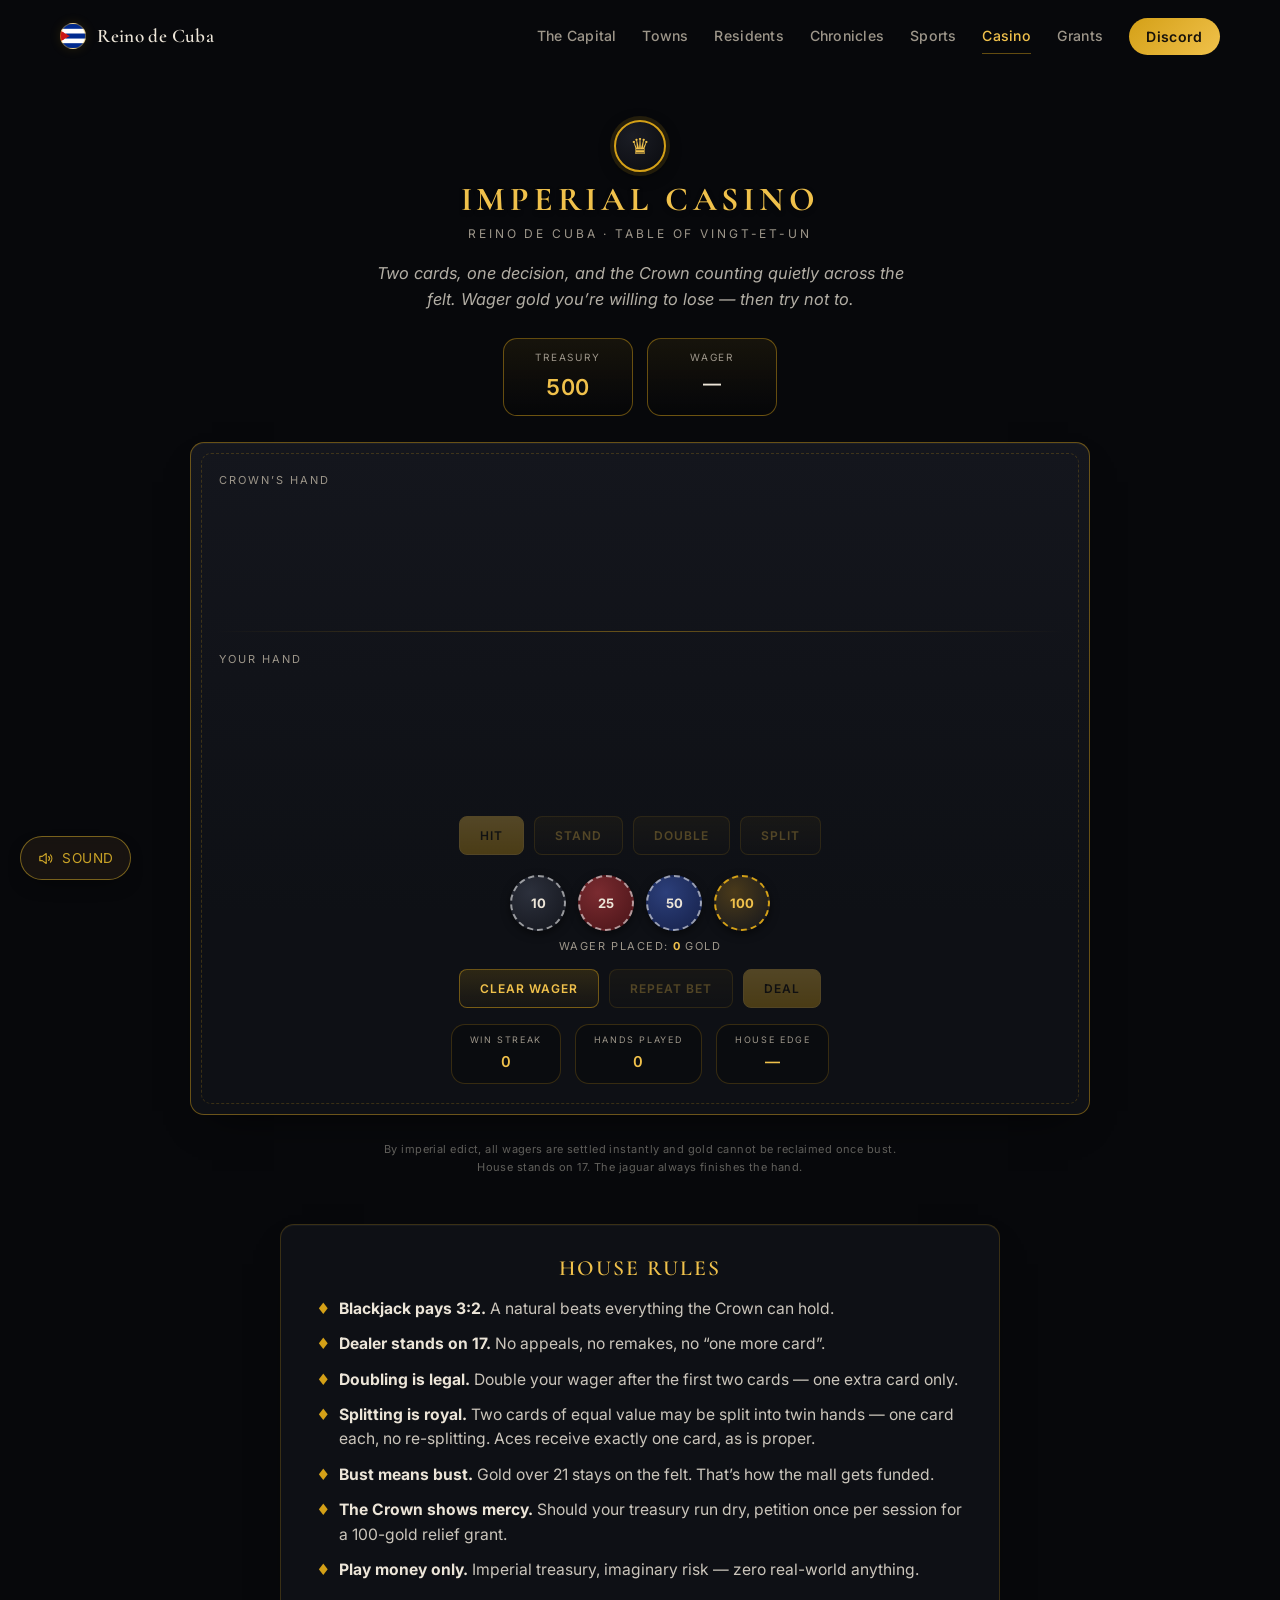
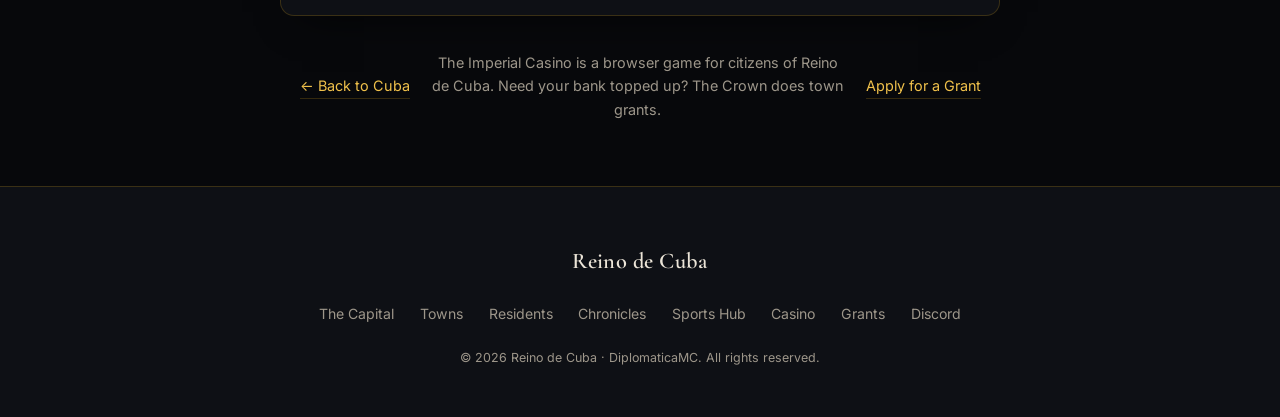
<file: casino.html>
<!DOCTYPE html>
<html lang="en">
<head>
<meta charset="UTF-8">
<meta name="viewport" content="width=device-width, initial-scale=1.0">
<meta name="theme-color" content="#07080b">
<link rel="preconnect" href="https://fonts.googleapis.com">
<link rel="preconnect" href="https://fonts.gstatic.com" crossorigin>
<link href="https://fonts.googleapis.com/css2?family=Cormorant+Garamond:wght@500;600;700&family=Inter:wght@400;500;600&display=swap" rel="stylesheet">
  <link rel="icon" type="image/png" href="assets/coat-of-arms-cuba.png">
  <link rel="apple-touch-icon" href="assets/coat-of-arms-cuba.png">
  <link rel="manifest" href="manifest.json">
<link rel="stylesheet" href="css/main.css">
<title>Imperial Casino | Reino de Cuba</title>
<meta name="description" content="The Imperial Casino of Reino de Cuba — sit at the Crown&rsquo;s blackjack table, wager treasury gold, and test your nerve against the house.">
<meta property="og:title" content="Imperial Casino | Reino de Cuba">
<meta property="og:description" content="Sit at the Crown&rsquo;s blackjack table. Wager treasury gold, chase a natural, and never trust the jaguar.">
<meta property="og:type" content="website">
<meta property="og:image" content="https://colombiadmc.site/assets/coat-of-arms-cuba.png?v=20261110">
<meta property="og:url" content="https://colombiadmc.site/casino.html">
<style>
/* ============================================================
   Imperial Casino — page-specific styles.
   Chrome (header / nav / footer / back-to-top / reveal) is owned
   by css/main.css so this page matches index & Chronicles exactly:
   near-black surfaces, gold accents, Cormorant Garamond + Inter.
   No green felt theme anywhere on this page anymore.
   ============================================================ */
html { scroll-padding-top: 85px; }

.casino-stage{
  width:min(900px, calc(100% - 2.5rem));
  margin-inline:auto;
  padding:120px 0 64px;
}

/* ---- crest header ---- */
.crest{text-align:center;}
.crest .mark{
  width:52px;height:52px;
  margin:0 auto 10px;
  border:2px solid var(--gold);
  border-radius:50%;
  display:flex;align-items:center;justify-content:center;
  font-size:22px;
  color:var(--gold-bright);
  background:radial-gradient(circle at 35% 30%, #1b1d25, #0a0b0f);
  box-shadow:0 0 0 4px var(--gold-glow), 0 4px 14px rgba(0,0,0,0.5);
}
.crest h1{
  font-family:var(--font-serif);
  font-weight:700;
  letter-spacing:0.14em;
  text-transform:uppercase;
  font-size:clamp(1.6rem, 4vw, 2.1rem);
  margin:0;
  color:var(--gold-bright);
  text-shadow:0 2px 5px rgba(0,0,0,0.4);
}
.crest .sub{
  font-size:12px;
  letter-spacing:0.24em;
  text-transform:uppercase;
  color:var(--text-muted);
  margin-top:6px;
}
.crest-lede{
  max-width:560px;
  margin:1rem auto 0;
  color:rgba(236,229,216,0.75);
  font-size:1.02rem;
  line-height:1.60;
  font-style:italic;
}

/* ---- ledger bar (balance / bet) ---- */
.ledger{
  display:flex;
  justify-content:center;
  gap:14px;
  margin:26px 0;
  flex-wrap:wrap;
}
.ledger .card-box{
  background:linear-gradient(180deg, rgba(212,160,23,0.08), rgba(0,0,0,0.20));
  border:1px solid var(--gold-line-strong);
  border-radius:var(--radius);
  padding:10px 22px;
  text-align:center;
  min-width:130px;
}
.ledger .label{
  font-size:10px;
  letter-spacing:0.18em;
  text-transform:uppercase;
  color:var(--text-muted);
  margin-bottom:3px;
}
.ledger .value{
  font-variant-numeric:tabular-nums;
  font-size:22px;
  color:var(--gold-bright);
  font-weight:600;
  letter-spacing:0.02em;
}
.ledger .value.small{font-size:18px;color:var(--text);}

/* ---- table panel (dark + gold, replaces the old green felt) ---- */
.table-felt{
  background:linear-gradient(180deg, var(--surface-raised), var(--surface) 70%);
  border:1px solid var(--gold-line-strong);
  border-radius:var(--radius);
  box-shadow:var(--shadow-card), inset 0 1px 0 rgba(255,255,255,0.04);
  padding:28px 24px 30px;
  position:relative;
}
.table-felt::before{
  content:"";
  position:absolute;
  inset:10px;
  border:1px dashed var(--gold-line);
  border-radius:10px;
  pointer-events:none;
}

.zone{margin-bottom:16px;}
.zone-label{
  display:flex;
  align-items:center;
  justify-content:space-between;
  font-size:11px;
  letter-spacing:0.18em;
  text-transform:uppercase;
  color:var(--text-muted);
  margin-bottom:8px;
  padding:0 4px;
}
.zone-label .score{
  color:var(--gold-bright);
  font-weight:600;
  letter-spacing:0.02em;
  font-variant-numeric:tabular-nums;
}

.hand{
  display:flex;
  gap:10px;
  min-height:118px;
  align-items:center;
  padding:6px 4px;
  flex-wrap:wrap;
}

.playing-card{
  width:74px;height:104px;
  border-radius:8px;
  background:#f6efdd;
  color:#1a140f;
  display:flex;
  flex-direction:column;
  justify-content:space-between;
  padding:7px 8px;
  font-weight:700;
  box-shadow:0 4px 10px rgba(0,0,0,0.45), 0 0 0 1px rgba(0,0,0,0.15);
  position:relative;
  animation:deal 0.32s ease-out;
  flex-shrink:0;
}
.playing-card.red{color:#a03539;}
.playing-card .corner{font-size:16px;line-height:1;}
.playing-card .corner.bottom{align-self:flex-end;transform:rotate(180deg);}
.playing-card .pip{
  font-size:26px;
  text-align:center;
  line-height:1;
}
.playing-card.back{
  background:
    repeating-linear-gradient(45deg, #24262e, #24262e 6px, #14161d 6px, #14161d 12px);
  border:2px solid var(--gold);
}

@keyframes deal{
  from{transform:translateY(-24px) rotate(-4deg);opacity:0;}
  to{transform:translateY(0) rotate(0);opacity:1;}
}

.divider{
  height:1px;
  background:linear-gradient(90deg, transparent, var(--gold-line-strong), transparent);
  margin:6px 0 18px;
}

/* ---- outcome seal ---- */
.seal-wrap{
  display:flex;
  justify-content:center;
}
.seal{
  display:none;
  font-family:var(--font-serif);
  font-weight:700;
  letter-spacing:0.16em;
  text-transform:uppercase;
  font-size:15px;
  padding:8px 22px;
  border:2px solid currentColor;
  border-radius:999px;
  margin:2px auto 14px;
  text-align:center;
  animation:stamp 0.35s cubic-bezier(.2,1.4,.4,1);
}
.seal.show{display:inline-block;}
.seal.win{color:var(--gold-bright);box-shadow:0 0 18px var(--gold-glow);}
.seal.lose{color:#d1706f;box-shadow:0 0 18px rgba(160,53,57,0.35);}
.seal.push{color:rgba(236,229,216,0.8);}
@keyframes stamp{
  from{transform:scale(1.6) rotate(-6deg);opacity:0;}
  to{transform:scale(1) rotate(-3deg);opacity:1;}
}

/* ---- controls ---- */
.controls{
  display:flex;
  flex-wrap:wrap;
  justify-content:center;
  gap:10px;
  margin-top:6px;
}
.casino-btn{
  font-family:var(--font-sans);
  letter-spacing:0.08em;
  text-transform:uppercase;
  font-size:12px;
  font-weight:600;
  padding:11px 20px;
  border-radius:8px;
  border:1px solid var(--gold-line-strong);
  background:linear-gradient(180deg, rgba(212,160,23,0.16), rgba(212,160,23,0.04));
  color:var(--gold-bright);
  cursor:pointer;
  transition:transform 0.12s ease, background 0.15s ease;
}
.casino-btn:hover:not(:disabled){
  background:linear-gradient(180deg, rgba(212,160,23,0.3), rgba(212,160,23,0.1));
  transform:translateY(-1px);
}
.casino-btn:active:not(:disabled){transform:translateY(0);}
.casino-btn:disabled{
  opacity:0.3;
  cursor:not-allowed;
}
.casino-btn.primary{
  background:linear-gradient(180deg, var(--gold-bright), var(--gold));
  color:#17120a;
  border-color:var(--gold-bright);
}
.casino-btn.primary:hover:not(:disabled){
  background:linear-gradient(180deg, #ffd97a, var(--gold-bright));
}

/* ---- chip rail ---- */
.chip-rail{
  display:flex;
  justify-content:center;
  align-items:center;
  gap:12px;
  margin:20px 0 6px;
  flex-wrap:wrap;
}
.chip{
  width:56px;height:56px;
  border-radius:50%;
  display:flex;align-items:center;justify-content:center;
  font-weight:700;
  font-size:13px;
  cursor:pointer;
  border:2px dashed rgba(255,255,255,0.55);
  position:relative;
  color:var(--text);
  transition:transform 0.12s ease;
  box-shadow:0 3px 8px rgba(0,0,0,0.5);
  flex-shrink:0;
}
.chip:hover{transform:translateY(-3px);}
.chip:active{transform:translateY(0);}
.chip[data-v="10"]{background:radial-gradient(circle at 35% 30%, #2c303c, #14161d);}
.chip[data-v="25"]{background:radial-gradient(circle at 35% 30%, #7a2b30, #4a1418);}
.chip[data-v="50"]{background:radial-gradient(circle at 35% 30%, #2c3f7a, #16214a);}
.chip[data-v="100"]{background:radial-gradient(circle at 35% 30%, #4a3a1a, #14161d);color:var(--gold-bright);border-color:var(--gold);}

.bet-line{
  text-align:center;
  font-size:11px;
  letter-spacing:0.14em;
  text-transform:uppercase;
  color:var(--text-muted);
  margin-top:4px;
}
.bet-line span{color:var(--gold-bright);font-weight:700;letter-spacing:0.02em;}

/* ---- streak & house edge stats ---- */
.casino-stats{
  display:flex;
  justify-content:center;
  gap:14px;
  margin-top:16px;
  flex-wrap:wrap;
}
.stat-box{
  background:rgba(0,0,0,0.25);
  border:1px solid var(--gold-line);
  border-radius:var(--radius);
  padding:8px 18px;
  text-align:center;
  min-width:110px;
}
.stat-box .label{
  font-size:9px;
  letter-spacing:0.18em;
  text-transform:uppercase;
  color:var(--text-muted);
  margin-bottom:2px;
}
.stat-box .value{
  font-variant-numeric:tabular-nums;
  font-size:15px;
  color:var(--gold-bright);
  font-weight:600;
}
.streak-flame{font-style:normal;color:var(--gold);}
.stat-box.hot .value{color:#ffd97a;text-shadow:0 0 10px var(--gold-glow);}

/* ---- royal split pair banner ---- */
.split-banner{
  display:none;
  margin:0 auto 12px;
  padding:6px 18px;
  width:max-content;
  max-width:100%;
  font-family:var(--font-serif);
  font-weight:600;
  letter-spacing:0.14em;
  text-transform:uppercase;
  font-size:12px;
  color:var(--gold-bright);
  border:1px solid var(--gold);
  border-radius:999px;
  background:linear-gradient(180deg, rgba(212,160,23,0.14), rgba(0,0,0,0.2));
  box-shadow:0 0 14px var(--gold-glow);
  animation:stamp 0.4s cubic-bezier(.2,1.4,.4,1);
}
.split-banner.show{display:block;}

/* ---- coin-fall celebration overlay ---- */
.coinfall{position:fixed;inset:0;pointer-events:none;z-index:1200;overflow:hidden;}
.coinfall .coin{
  position:absolute;top:-32px;
  width:18px;height:18px;border-radius:50%;
  background:radial-gradient(circle at 35% 30%, #ffe9a8, var(--gold) 60%, #8a6508);
  box-shadow:0 0 8px var(--gold-glow);
  animation:coin-drop linear forwards;
}
@keyframes coin-drop{
  to{transform:translateY(110vh) rotate(720deg);opacity:0.4;}
}

/* ---- soft shake on bust / defeat ---- */
@keyframes table-shake{
  0%,100%{transform:translateX(0);}
  20%{transform:translateX(-5px);}
  40%{transform:translateX(5px);}
  60%{transform:translateX(-3px);}
  80%{transform:translateX(3px);}
}
.table-felt.shake{animation:table-shake 0.4s ease;}

/* ---- treasury low warning + Crown relief grant ---- */
.relief-note{
  display:none;
  text-align:center;
  margin-top:14px;
  font-size:12px;
  color:rgba(236,229,216,0.65);
}
.relief-note.show{display:block;}
.relief-note button{margin-left:8px;}
.crest .mark.low{animation:pulse-low 1.6s ease-in-out infinite;}
@keyframes pulse-low{
  0%,100%{box-shadow:0 0 0 4px var(--gold-glow), 0 4px 14px rgba(0,0,0,0.5);}
  50%{box-shadow:0 0 0 4px rgba(209,112,111,0.35), 0 4px 14px rgba(0,0,0,0.5);}
}

.edict{
  text-align:center;
  font-size:11px;
  color:rgba(236,229,216,0.4);
  margin-top:26px;
  letter-spacing:0.04em;
  line-height:1.6;
}

/* ---- house rules ---- */
.house-rules{
  max-width:720px;
  margin:3rem auto 0;
  padding:2rem 2.2rem;
  background:var(--surface);
  border:1px solid var(--gold-line);
  border-radius:var(--radius);
  box-shadow:var(--shadow-card), inset 0 1px 0 rgba(255,255,255,0.04);
}
.house-rules h2{
  font-family:var(--font-serif);
  color:var(--gold-bright);
  font-size:1.35rem;
  letter-spacing:2px;
  text-transform:uppercase;
  margin:0 0 1rem;
  text-align:center;
}
.house-rules ul{list-style:none;padding:0;margin:0;display:grid;gap:0.7rem;}
.house-rules li{
  color:rgba(236,229,216,0.85);
  font-size:0.98rem;
  line-height:1.55;
  padding-left:1.4rem;
  position:relative;
}
.house-rules li::before{content:'\2666';position:absolute;left:0;color:var(--gold);}
.house-rules li strong{color:var(--text);}

/* ---- casino footer strip (above shared site-footer) ---- */
.casino-footer{
  display:flex;
  flex-wrap:wrap;
  align-items:center;
  justify-content:center;
  gap:12px 18px;
  margin-top:2.2rem;
  font-size:0.9rem;
  color:var(--text-muted);
}
.casino-footer a{color:var(--gold-bright);text-decoration:none;border-bottom:1px solid var(--gold-line);}
.casino-footer a:hover{border-bottom-color:var(--gold-bright);}
.casino-footer-note{max-width:420px;text-align:center;}

@media (max-width:480px){
  .playing-card{width:62px;height:88px;}
  .playing-card .pip{font-size:20px;}
  .ledger .card-box{min-width:100px;padding:8px 14px;}
  .table-felt{padding:22px 14px 26px;}
}

@media (prefers-reduced-motion: reduce){
  .playing-card, .seal{animation:none;}
}
</style>
  <script src="assets/js/sound-system.js"></script>
</head>
<body>

<a class="skip-link" href="#main-content">Skip to content</a>

  <header class="site-header is-scrolled" id="siteHeader">
    <div class="container header-inner">
      <a class="brand" href="./">
        <span class="brand-crest" aria-hidden="true"></span>
        <span class="brand-name">Reino de&nbsp;Cuba</span>
      </a>
      <nav class="site-nav" id="siteNav" aria-label="Primary">
        <a href="index.html#capital">The Capital</a>
        <a href="index.html#towns">Towns</a>
        <a href="index.html#citizens">Residents</a>
        <a href="history.html">Chronicles</a>
        <a href="sports.html">Sports</a>
        <a href="casino.html" class="active">Casino</a>
        <a href="index.html#grants">Grants</a>
        <a class="nav-pill" href="https://discord.gg/YUyHgnpXwj" target="_blank" rel="noopener">Discord</a>
      </nav>
      <button class="nav-toggle" id="navToggle" aria-label="Toggle menu" aria-controls="siteNav" aria-expanded="false">
        <span></span><span></span><span></span>
      </button>
    </div>
  </header>
  <div class="nav-scrim" id="navScrim" aria-hidden="true"></div>

<main id="main-content">
<div class="casino-stage">

  <div class="crest">
    <div class="mark">&#9819;</div>
    <h1>Imperial Casino</h1>
    <div class="sub">Reino de Cuba &middot; Table of Vingt-et-Un</div>
    <p class="crest-lede">Two cards, one decision, and the Crown counting quietly across the felt. Wager gold you&rsquo;re willing to lose &mdash; then try not to.</p>
  </div>

  <div class="ledger">
    <div class="card-box">
      <div class="label">Treasury</div>
      <div class="value" id="balance">500</div>
    </div>
    <div class="card-box">
      <div class="label">Wager</div>
      <div class="value small" id="currentBet">&mdash;</div>
    </div>
  </div>

  <div class="table-felt" id="tableFelt">

    <div class="split-banner" id="splitBanner" role="status"></div>

    <div class="zone">
      <div class="zone-label"><span>Crown&rsquo;s Hand</span><span class="score" id="dealerScore"></span></div>
      <div class="hand" id="dealerHand"></div>
    </div>

    <div class="divider"></div>

    <div class="zone">
      <div class="zone-label"><span>Your Hand</span><span class="score" id="playerScore"></span></div>
      <div class="hand" id="playerHand"></div>
    </div>

    <div class="seal-wrap"><div class="seal" id="seal"></div></div>

    <div class="controls" id="playControls">
      <button class="casino-btn primary" id="hitBtn" disabled>Hit</button>
      <button class="casino-btn" id="standBtn" disabled>Stand</button>
      <button class="casino-btn" id="doubleBtn" disabled>Double</button>
      <button class="casino-btn" id="splitBtn" disabled title="Split matching first cards into two hands (requires enough gold)">Split</button>
    </div>

    <div class="chip-rail" id="chipRail">
      <div class="chip" data-v="10">10</div>
      <div class="chip" data-v="25">25</div>
      <div class="chip" data-v="50">50</div>
      <div class="chip" data-v="100">100</div>
    </div>
    <div class="bet-line">Wager placed: <span id="pendingBet">0</span> gold</div>

    <div class="controls" style="margin-top:14px;">
      <button class="casino-btn" id="clearBetBtn">Clear Wager</button>
      <button class="casino-btn" id="repeatBetBtn" disabled title="Re-stake the previous wager">Repeat Bet</button>
      <button class="casino-btn primary" id="dealBtn" disabled>Deal</button>
    </div>

    <div class="relief-note" id="reliefNote">
      The treasury runs dry.<span class="relief-note-inner"></span>
      <button class="casino-btn" id="reliefBtn">Petition the Crown &middot; +100</button>
    </div>

    <div class="casino-stats">
      <div class="stat-box" id="streakBox">
        <div class="label">Win Streak</div>
        <div class="value"><span id="streakVal">0</span> <i class="streak-flame" id="streakFlame" hidden>&#9819;&#9819;</i></div>
      </div>
      <div class="stat-box">
        <div class="label">Hands Played</div>
        <div class="value" id="handsPlayed">0</div>
      </div>
      <div class="stat-box">
        <div class="label">House Edge</div>
        <div class="value" id="houseEdge">&mdash;</div>
      </div>
    </div>

  </div>

  <div class="edict">By imperial edict, all wagers are settled instantly and gold cannot be reclaimed once bust.<br>House stands on 17. The jaguar always finishes the hand.</div>

  <div class="house-rules">
    <h2>House Rules</h2>
    <ul>
      <li><strong>Blackjack pays 3&colon;2.</strong> A natural beats everything the Crown can hold.</li>
      <li><strong>Dealer stands on 17.</strong> No appeals, no remakes, no &ldquo;one more card&rdquo;.</li>
      <li><strong>Doubling is legal.</strong> Double your wager after the first two cards &mdash; one extra card only.</li>
      <li><strong>Splitting is royal.</strong> Two cards of equal value may be split into twin hands &mdash; one card each, no re-splitting. Aces receive exactly one card, as is proper.</li>
      <li><strong>Bust means bust.</strong> Gold over 21 stays on the felt. That&rsquo;s how the mall gets funded.</li>
      <li><strong>The Crown shows mercy.</strong> Should your treasury run dry, petition once per session for a 100-gold relief grant.</li>
      <li><strong>Play money only.</strong> Imperial treasury, imaginary risk &mdash; zero real-world anything.</li>
    </ul>
  </div>

  <div class="casino-footer">
    <a href="index.html">&larr; Back to Cuba</a>
    <span class="casino-footer-note">The Imperial Casino is a browser game for citizens of Reino de Cuba. Need your bank topped up? The Crown does town grants.</span>
    <a href="index.html#grants">Apply for a Grant</a>
  </div>

</div>
</main>

<footer class="site-footer">
  <div class="container footer-inner">
    <p class="brand-name footer-brand">Reino de&nbsp;Cuba</p>
    <nav class="footer-nav" aria-label="Footer">
      <a href="index.html#capital">The Capital</a>
      <a href="index.html#towns">Towns</a>
      <a href="index.html#citizens">Residents</a>
      <a href="history.html">Chronicles</a>
      <a href="sports.html">Sports Hub</a>
      <a href="casino.html">Casino</a>
      <a href="index.html#grants">Grants</a>
      <a href="https://discord.gg/YUyHgnpXwj" target="_blank" rel="noopener">Discord</a>
    </nav>
    <p class="footer-copy">&copy; 2026 Reino de Cuba &middot; DiplomaticaMC. All rights reserved.</p>
  </div>
</footer>

<button class="back-to-top" id="backToTop" aria-label="Back to top">&uarr;</button>

<script>
(function(){
  const SUITS = [
    {sym:'♠', red:false}, {sym:'♣', red:false}, {sym:'♥', red:true}, {sym:'♦', red:true}
  ];
  const RANKS = ['A','2','3','4','5','6','7','8','9','10','J','Q','K'];

  /* ---------- persisted session state (survives page navigation) ---------- */
  const LS_KEY = 'co_casino_session';
  function loadSession(){
    try {
      const s = JSON.parse(localStorage.getItem(LS_KEY) || '{}');
      if (typeof s.balance === 'number' && s.balance >= 0) return s;
    } catch(e){}
    return null;
  }
  function saveSession(){
    try {
      localStorage.setItem(LS_KEY, JSON.stringify({
        balance, handsPlayed, netWagered, netReturned, streak, bestStreak, reliefGiven
      }));
    } catch(e){}
  }
  const saved = loadSession();
  let balance     = saved ? saved.balance : 500;
  let handsPlayed = saved ? saved.handsPlayed || 0 : 0;
  let netWagered  = saved ? saved.netWagered  || 0 : 0;
  let netReturned = saved ? saved.netReturned || 0 : 0;
  let streak      = saved ? saved.streak      || 0 : 0;
  let bestStreak  = saved ? saved.bestStreak  || 0 : 0;
  let reliefGiven = saved ? !!saved.reliefGiven : false;

  let pendingBet = 0;
  let currentBet = 0;          // per-hand stake (each split hand stakes currentBet)
  let lastBet    = 0;          // previous total wager, for Repeat Bet
  let deck = [];
  let playerHands = [];        // array of hands (2 when split); each {cards, bet, done, doubled}
  let dealerHand = [];
  let state = 'betting';       // betting | playing | dealer | done
  let splitActive = false;

  const el = id => document.getElementById(id);
  const balanceEl = el('balance');
  const currentBetEl = el('currentBet');
  const pendingBetEl = el('pendingBet');
  const dealerHandEl = el('dealerHand');
  const playerHandEl = el('playerHand');
  const dealerScoreEl = el('dealerScore');
  const playerScoreEl = el('playerScore');
  const sealEl = el('seal');
  const hitBtn = el('hitBtn');
  const standBtn = el('standBtn');
  const doubleBtn = el('doubleBtn');
  const splitBtn = el('splitBtn');
  const dealBtn = el('dealBtn');
  const clearBetBtn = el('clearBetBtn');
  const repeatBetBtn = el('repeatBetBtn');
  const tableFelt = el('tableFelt');
  const splitBanner = el('splitBanner');
  const reliefNote = el('reliefNote');
  const reliefBtn = el('reliefBtn');
  const streakVal = el('streakVal');
  const streakFlame = el('streakFlame');
  const streakBox = el('streakBox');
  const handsPlayedEl = el('handsPlayed');
  const houseEdgeEl = el('houseEdge');
  const crestMark = document.querySelector('.crest .mark');

  const reduceMotion = window.matchMedia('(prefers-reduced-motion: reduce)').matches;

  /* ---------- sound hooks (site-wide sound-system.js) ---------- */
  // Soft synthesized feedback on the existing WebAudio context — no new
  // audio files. Ducking rides the ambience gain API. All guarded so the
  // page works even if the sound system failed to load or is muted.
  let _ac = null;
  function soundCtx(){
    try {
      if (!_ac) {
        const AC = window.AudioContext || window.webkitAudioContext;
        if (!AC) return null;
        _ac = new AC();
      }
      if (_ac.state === 'suspended' && _ac.resume) _ac.resume().catch(function(){});
      return _ac;
    } catch(e){ return null; }
  }
  function tone(freq, dur, vol, delay, type){
    const c = soundCtx();
    if (!c) return;
    try {
      const t0 = c.currentTime + (delay || 0);
      const o = c.createOscillator(), g = c.createGain();
      o.type = type || 'triangle';
      o.frequency.value = freq;
      g.gain.setValueAtTime(0.0001, t0);
      g.gain.exponentialRampToValueAtTime(vol, t0 + 0.012);
      g.gain.exponentialRampToValueAtTime(0.0001, t0 + dur);
      o.connect(g).connect(c.destination);
      o.start(t0); o.stop(t0 + dur + 0.05);
    } catch(e){}
  }
  const isMuted = () => document.documentElement.classList.contains('is-muted');
  const duck = on => { try { if (window.duckAmbience) window.duckAmbience(on); } catch(e){} };
  function sfxChip(){ tone(880, 0.06, 0.05, 0); }                                  // coin tap
  function sfxDeal(){ tone(620, 0.05, 0.045, 0); tone(760, 0.05, 0.045, 0.07); }   // two-card riffle
  function sfxWin(){ tone(523, 0.16, 0.06, 0); tone(659, 0.16, 0.06, 0.12); tone(784, 0.24, 0.06, 0.24); }
  function sfxBlackjack(){ tone(659, 0.14, 0.07, 0); tone(784, 0.14, 0.07, 0.1); tone(988, 0.14, 0.07, 0.2); tone(1319, 0.3, 0.07, 0.3); }
  function sfxLose(){ tone(392, 0.2, 0.05, 0, 'sine'); tone(294, 0.3, 0.05, 0.16, 'sine'); }
  function sfxPush(){ tone(440, 0.12, 0.04, 0, 'sine'); }

  function freshDeck(){
    const d = [];
    for(const s of SUITS){
      for(const r of RANKS){
        d.push({r, s: s.sym, red: s.red});
      }
    }
    // shuffle
    for(let i=d.length-1;i>0;i--){
      const j = Math.floor(Math.random()*(i+1));
      [d[i],d[j]] = [d[j],d[i]];
    }
    return d;
  }

  function cardValue(card){
    if(card.r === 'A') return 11;
    if(['J','Q','K'].includes(card.r)) return 10;
    return parseInt(card.r,10);
  }

  function handValue(hand){
    let total = hand.reduce((sum,c)=>sum+cardValue(c),0);
    let aces = hand.filter(c=>c.r==='A').length;
    while(total > 21 && aces > 0){
      total -= 10;
      aces--;
    }
    return total;
  }

  function renderCard(card, hidden){
    const div = document.createElement('div');
    div.className = 'playing-card' + (card.red ? ' red' : '') + (hidden ? ' back' : '');
    if(!hidden){
      div.innerHTML = `<div class="corner">${card.r}${card.s}</div><div class="pip">${card.s}</div><div class="corner bottom">${card.r}${card.s}</div>`;
    }
    return div;
  }

  function activeIndex(){
    for(let i=0;i<playerHands.length;i++){
      if(!playerHands[i].done) return i;
    }
    return -1;
  }

  function renderHands(revealDealer){
    dealerHandEl.innerHTML = '';
    dealerHand.forEach((c,i)=>{
      dealerHandEl.appendChild(renderCard(c, i===1 && !revealDealer));
    });
    playerHandEl.innerHTML = '';
    const multi = playerHands.length > 1;
    playerHands.forEach((h, hi)=>{
      if(multi){
        const col = document.createElement('div');
        col.className = 'hand' + (hi === activeIndex() && state === 'playing' ? ' hand-active' : '');
        col.style.cssText = 'display:flex;gap:8px;align-items:center;padding:4px 6px;border-radius:10px;flex-wrap:wrap;' +
          (hi === activeIndex() && state === 'playing' ? 'outline:1px solid var(--gold-line-strong);background:rgba(212,160,23,0.06);' : 'opacity:' + (h.done ? '0.85' : '1') + ';');
        h.cards.forEach(c=>col.appendChild(renderCard(c,false)));
        const tag = document.createElement('span');
        tag.style.cssText = 'font-size:10px;letter-spacing:0.14em;text-transform:uppercase;color:var(--text-muted);align-self:flex-start;margin-top:4px;';
        tag.textContent = 'Hand ' + (hi+1) + ' · ' + handValue(h.cards);
        col.appendChild(tag);
        playerHandEl.appendChild(col);
      } else {
        h.cards.forEach(c=>playerHandEl.appendChild(renderCard(c,false)));
      }
    });

    const act = playerHands[activeIndex()] || playerHands[0];
    const shownTotal = playerHands.length
      ? (multi ? playerHands.map(h=>handValue(h.cards)).join(' / ') : handValue(act.cards))
      : '';
    playerScoreEl.textContent = playerHands.length ? shownTotal : '';
    dealerScoreEl.textContent = revealDealer ? (dealerHand.length ? handValue(dealerHand) : '') : (dealerHand.length ? '?' : '');
  }

  function updateLedger(){
    balanceEl.textContent = balance;
    const inPlay = playerHands.reduce((s,h)=>s+(h.bet||0),0);
    currentBetEl.textContent = inPlay > 0 ? inPlay : '—';
    pendingBetEl.textContent = pendingBet;
    streakVal.textContent = streak;
    streakFlame.hidden = streak < 2;
    streakBox.classList.toggle('hot', streak >= 3);
    handsPlayedEl.textContent = handsPlayed;
    houseEdgeEl.textContent = netWagered > 0
      ? (((netWagered - netReturned) / netWagered) * 100).toFixed(1) + '%'
      : '—';
    // treasury health cues
    if (crestMark) crestMark.classList.toggle('low', balance <= 50 && balance > 0);
    reliefNote.classList.toggle('show', balance <= 0 && state === 'betting');
    repeatBetBtn.disabled = !(state === 'betting' && lastBet > 0 && lastBet <= balance);
  }

  function setSeal(text, cls){
    sealEl.textContent = text;
    sealEl.className = 'seal show ' + cls;
  }
  function clearSeal(){
    sealEl.className = 'seal';
  }

  function shakeTable(){
    if (reduceMotion) return;
    tableFelt.classList.remove('shake');
    void tableFelt.offsetWidth; // restart animation
    tableFelt.classList.add('shake');
    setTimeout(()=>tableFelt.classList.remove('shake'), 450);
  }

  function coinfall(count){
    if (reduceMotion) return;
    const layer = document.createElement('div');
    layer.className = 'coinfall';
    layer.setAttribute('aria-hidden','true');
    for(let i=0;i<count;i++){
      const c = document.createElement('div');
      c.className = 'coin';
      c.style.left = (Math.random()*100) + '%';
      c.style.animationDuration = (1.1 + Math.random()*1.2) + 's';
      c.style.animationDelay = (Math.random()*0.35) + 's';
      const s = 12 + Math.random()*12;
      c.style.width = c.style.height = s + 'px';
      layer.appendChild(c);
    }
    document.body.appendChild(layer);
    setTimeout(()=>layer.remove(), 3200);
  }

  function setChipsEnabled(on){
    document.querySelectorAll('.chip').forEach(c=>{
      c.style.pointerEvents = on ? 'auto' : 'none';
      c.style.opacity = on ? '1' : '0.35';
    });
    clearBetBtn.disabled = !on;
  }

  function resetTable(){
    dealerHand = [];
    playerHands = [];
    splitActive = false;
    dealerHandEl.innerHTML = '';
    playerHandEl.innerHTML = '';
    dealerScoreEl.textContent = '';
    playerScoreEl.textContent = '';
    splitBanner.classList.remove('show');
    clearSeal();
  }

  function setPlayButtons(on){
    hitBtn.disabled = !on;
    standBtn.disabled = !on;
    doubleBtn.disabled = true;
    splitBtn.disabled = true;
  }

  // ---- betting ----
  document.querySelectorAll('.chip').forEach(chip=>{
    chip.addEventListener('click', ()=>{
      if(state !== 'betting') return;
      const v = parseInt(chip.dataset.v,10);
      if(pendingBet + v > balance) return;
      pendingBet += v;
      dealBtn.disabled = pendingBet <= 0;
      updateLedger();
      if(!isMuted()) sfxChip();
    });
  });

  clearBetBtn.addEventListener('click', ()=>{
    if(state !== 'betting') return;
    pendingBet = 0;
    dealBtn.disabled = true;
    updateLedger();
  });

  repeatBetBtn.addEventListener('click', ()=>{
    if(state !== 'betting' || lastBet <= 0 || lastBet > balance) return;
    pendingBet = lastBet;
    dealBtn.disabled = false;
    updateLedger();
    if(!isMuted()) sfxChip();
  });

  reliefBtn.addEventListener('click', ()=>{
    if(reliefGiven || balance > 0) return;
    reliefGiven = true;
    balance += 100;
    clearSeal();
    updateLedger();
    saveSession();
    setSeal('THE CROWN PROVIDES — +100 GOLD', 'push');
    setTimeout(clearSeal, 2000);
  });

  dealBtn.addEventListener('click', ()=>{
    if(pendingBet <= 0 || pendingBet > balance) return;
    currentBet = pendingBet;
    lastBet = pendingBet;
    balance -= currentBet;
    netWagered += currentBet;
    pendingBet = 0;
    updateLedger();
    saveSession();
    resetTable();

    deck = freshDeck();
    playerHands = [{ cards:[deck.pop(), deck.pop()], bet: currentBet, done:false, doubled:false }];
    dealerHand = [deck.pop(), deck.pop()];

    state = 'playing';
    setChipsEnabled(false);
    dealBtn.disabled = true;
    renderHands(false);
    if(!isMuted()) sfxDeal();
    duck(true);
    refreshActionButtons();

    if(handValue(playerHands[0].cards) === 21){
      finishRound(true); // natural blackjack, go straight to resolution
    }
  });

  function canSplit(){
    if(splitActive || playerHands.length !== 1) return false;
    const h = playerHands[0];
    if(h.cards.length !== 2) return false;
    if(cardValue(h.cards[0]) !== cardValue(h.cards[1])) return false;
    return balance >= h.bet; // must cover the second stake
  }

  function refreshActionButtons(){
    const act = playerHands[activeIndex()];
    const playable = state === 'playing' && act && !act.done;
    hitBtn.disabled = !playable;
    standBtn.disabled = !playable;
    doubleBtn.disabled = !(playable && act.cards.length === 2 && !act.doubled && balance >= act.bet);
    splitBtn.disabled = !(playable && canSplit());
  }

  splitBtn.addEventListener('click', ()=>{
    if(state !== 'playing' || !canSplit()) return;
    const h = playerHands[0];
    balance -= h.bet;
    netWagered += h.bet;
    const a = { cards:[h.cards[0]], bet:h.bet, done:false, doubled:false };
    const b = { cards:[h.cards[1]], bet:h.bet, done:false, doubled:false };
    a.cards.push(deck.pop());
    b.cards.push(deck.pop());
    playerHands = [a, b];
    splitActive = true;
    splitBanner.textContent = 'Royal Split — twin hands at the table';
    splitBanner.classList.add('show');
    if(!isMuted()) sfxWin();
    // Aces receive exactly one card, as is proper.
    if(a.cards[0].r === 'A'){ a.done = true; }
    if(b.cards[0].r === 'A'){ b.done = true; }
    updateLedger();
    saveSession();
    renderHands(false);
    advanceOrFinish();
  });

  hitBtn.addEventListener('click', ()=>{
    const i = activeIndex();
    if(state !== 'playing' || i < 0) return;
    const h = playerHands[i];
    h.cards.push(deck.pop());
    renderHands(false);
    if(!isMuted()) sfxDeal();
    if(handValue(h.cards) > 21){
      h.done = true;
      h.busted = true;
      advanceOrFinish();
    } else if(handValue(h.cards) === 21){
      h.done = true;
      advanceOrFinish();
    } else {
      refreshActionButtons();
    }
  });

  doubleBtn.addEventListener('click', ()=>{
    const i = activeIndex();
    if(state !== 'playing' || i < 0) return;
    const h = playerHands[i];
    if(h.cards.length !== 2 || balance < h.bet) return;
    balance -= h.bet;
    netWagered += h.bet;
    h.bet *= 2;
    h.doubled = true;
    updateLedger();
    saveSession();
    h.cards.push(deck.pop());
    renderHands(false);
    if(!isMuted()) sfxDeal();
    h.done = true;
    advanceOrFinish();
  });

  standBtn.addEventListener('click', ()=>{
    const i = activeIndex();
    if(state !== 'playing' || i < 0) return;
    playerHands[i].done = true;
    advanceOrFinish();
  });

  function advanceOrFinish(){
    renderHands(false);
    if(activeIndex() >= 0){
      refreshActionButtons();
      return;
    }
    const allBust = playerHands.every(h => handValue(h.cards) > 21);
    if(allBust){
      finishAllBust();
    } else {
      standNow();
    }
  }

  function standNow(){
    state = 'dealer';
    setPlayButtons(false);
    dealerPlay();
  }

  function dealerPlay(){
    renderHands(true);
    const step = ()=>{
      if(handValue(dealerHand) < 17){
        dealerHand.push(deck.pop());
        renderHands(true);
        setTimeout(step, 550);
      } else {
        finishRound(false);
      }
    };
    setTimeout(step, 550);
  }

  function finishAllBust(){
    state = 'done';
    setPlayButtons(false);
    renderHands(true);
    handsPlayed++;
    streak = 0;
    setSeal('BUST — THE CROWN COLLECTS', 'lose');
    shakeTable();
    if(!isMuted()){ sfxLose(); duck(false); }
    saveSession();
    updateLedger();
    endRoundPause();
  }

  function finishRound(playerHadBlackjack){
    state = 'done';
    setPlayButtons(false);
    renderHands(true);

    const dScore = handValue(dealerHand);
    const dealerBJ = dealerHand.length === 2 && dScore === 21;

    let totalPayout = 0;
    let wins = 0, losses = 0, pushes = 0;
    let gotBlackjack = false, gotBust = false;

    playerHands.forEach(h=>{
      const p = handValue(h.cards);
      const bj = playerHadBlackjack && h.cards.length === 2 && p === 21 && !splitActive;
      if(p > 21){ losses++; gotBust = true; }                    // stake already on the felt
      else if(bj && !dealerBJ){ wins++; gotBlackjack = true; totalPayout += Math.floor(h.bet * 2.5); }
      else if(dealerBJ && !bj){ losses++; }
      else if(dScore > 21){ wins++; totalPayout += h.bet * 2; }
      else if(p > dScore){ wins++; totalPayout += h.bet * 2; }
      else if(p === dScore){ pushes++; totalPayout += h.bet; }
      else { losses++; }
    });

    handsPlayed += playerHands.length;
    netReturned += totalPayout;
    balance += totalPayout;

    let text, cls;
    if(wins > losses && wins > pushes){
      text = gotBlackjack ? 'IMPERIAL TWENTY-ONE'
           : (playerHands.length > 1 ? 'TWIN VICTORIES — THE CROWN PAYS' : 'VICTORY');
      cls = 'win';
      streak++;
      if(streak > bestStreak) bestStreak = streak;
    } else if(losses > wins && losses > pushes){
      text = gotBust && playerHands.length === 1 ? 'BUST — THE CROWN COLLECTS' : 'DEFEAT — THE CROWN COLLECTS';
      cls = 'lose';
      streak = 0;
    } else if(pushes > 0 && wins === losses){
      text = 'STANDOFF — WAGER RETURNED';
      cls = 'push';
    } else {
      text = 'DEFEAT — THE CROWN COLLECTS';
      cls = 'lose';
      streak = 0;
    }

    setSeal(text, cls);
    if(cls === 'win'){
      if(!isMuted()) gotBlackjack ? sfxBlackjack() : sfxWin();
      duck(false);
      coinfall(gotBlackjack ? 26 : 14);
    } else if(cls === 'lose'){
      shakeTable();
      if(!isMuted()){ sfxLose(); duck(false); }
    } else {
      if(!isMuted()){ sfxPush(); duck(false); }
    }
    saveSession();
    updateLedger();
    endRoundPause();
  }

  function endRoundPause(){
    setTimeout(()=>{
      state = 'betting';
      currentBet = 0;
      splitBanner.classList.remove('show');
      dealBtn.disabled = pendingBet <= 0;
      setChipsEnabled(balance > 0);
      setPlayButtons(false);
      if(balance <= 0){
        setSeal(reliefGiven ? 'THE TREASURY IS EMPTY' : 'THE TREASURY IS EMPTY — PETITION THE CROWN', 'lose');
      }
      updateLedger();
      saveSession();
    }, 1400);
  }

  updateLedger();
})();
</script>
<script>
/* --- Sub-page chrome: mobile nav + back-to-top (index parity) --- */
(function () {
  var toggle = document.getElementById('navToggle');
  var nav = document.getElementById('siteNav');
  var scrim = document.getElementById('navScrim');
  var mq = window.matchMedia('(max-width: 1080px)');
  function sync() {
    if (!nav) return;
    if (mq.matches && !nav.classList.contains('open')) {
      nav.setAttribute('inert', ''); nav.setAttribute('aria-hidden', 'true');
    } else { nav.removeAttribute('inert'); nav.removeAttribute('aria-hidden'); }
  }
  function openNav() {
    nav.classList.add('open'); toggle.classList.add('open'); scrim.classList.add('open');
    toggle.setAttribute('aria-expanded', 'true'); sync(); document.body.style.overflow = 'hidden';
  }
  function closeNav() {
    nav.classList.remove('open'); toggle.classList.remove('open'); scrim.classList.remove('open');
    toggle.setAttribute('aria-expanded', 'false'); document.body.style.overflow = ''; sync();
  }
  if (toggle && nav && scrim) {
    sync(); mq.addEventListener('change', sync);
    toggle.addEventListener('click', function () { nav.classList.contains('open') ? closeNav() : openNav(); });
    scrim.addEventListener('click', closeNav);
    document.addEventListener('keydown', function (e) { if (e.key === 'Escape') closeNav(); });
    nav.querySelectorAll('a').forEach(function (a) { a.addEventListener('click', closeNav); });
  }
})();
</script>
<script>
/* Sub-page header scroll state + back-to-top (index parity) */
(function () {
  var header = document.getElementById('siteHeader');
  if (header) {
    var onScroll = function () { header.classList.toggle('is-scrolled', window.scrollY > 24); };
    window.addEventListener('scroll', onScroll, { passive: true });
    onScroll();
  }
  var btn = document.getElementById('backToTop');
  if (btn) {
    var btt = function () { btn.classList.toggle('visible', window.scrollY > 500); };
    window.addEventListener('scroll', btt, { passive: true });
    btt();
    btn.addEventListener('click', function () { window.scrollTo({ top: 0, behavior: 'smooth' }); });
  }
})();
</script>
  <script src="js/sound.js" defer></script>
</body>
</html>
</file>
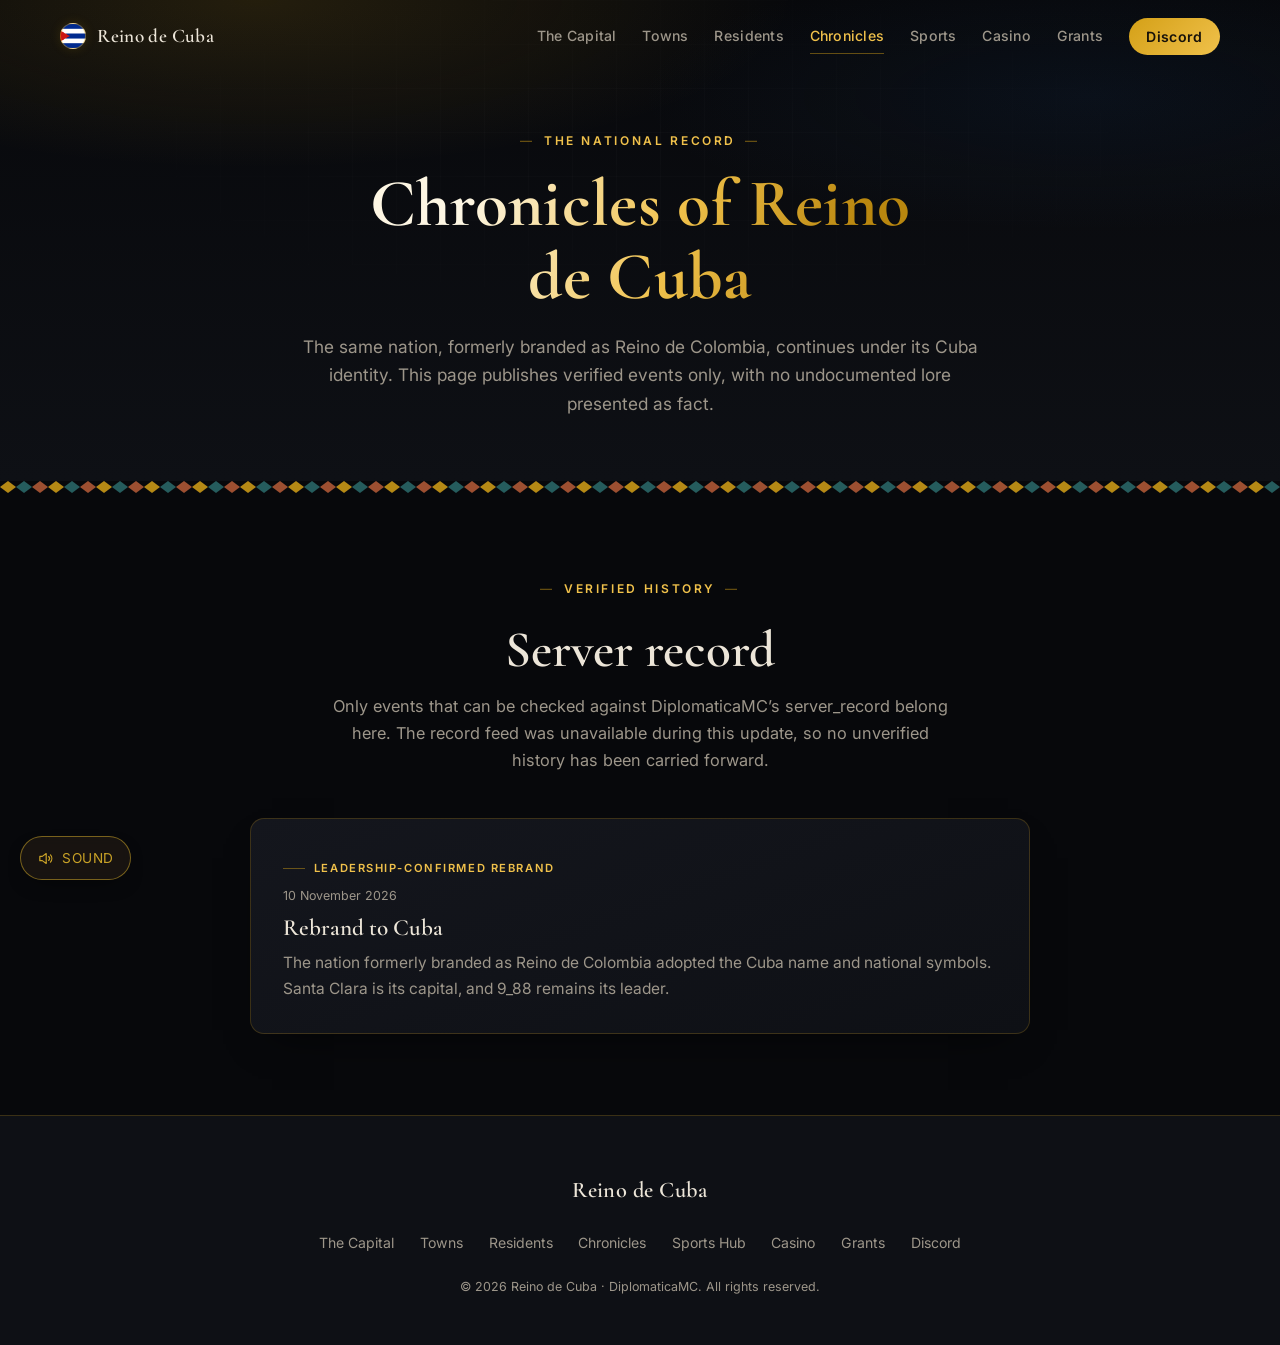
<file: history.html>
<!DOCTYPE html>
<html lang="en">
<head>
<meta charset="UTF-8">
<meta name="viewport" content="width=device-width, initial-scale=1.0">
<meta name="theme-color" content="#1c1612">
<title>Chronicles of Reino de Cuba | DiplomaticaMC</title>
<meta name="description" content="The verified public record of Reino de Cuba on DiplomaticaMC.">
<meta property="og:title" content="Chronicles of Reino de Cuba | DiplomaticaMC">
<meta property="og:description" content="The verified public record of Cuba's continuing nation on DiplomaticaMC.">
<meta property="og:type" content="website">
<meta property="og:image" content="https://colombiadmc.site/assets/coat-of-arms-cuba.png?v=20261110">
<meta property="og:url" content="https://colombiadmc.site/history.html">
<meta name="twitter:card" content="summary_large_image">
<meta name="twitter:image" content="https://colombiadmc.site/assets/coat-of-arms-cuba.png?v=20261110">
<link rel="canonical" href="https://colombiadmc.site/history.html">
<link rel="icon" type="image/png" href="assets/coat-of-arms-cuba.png">
<link rel="apple-touch-icon" href="assets/coat-of-arms-cuba.png">
<link rel="manifest" href="manifest.json">
<link rel="preconnect" href="https://fonts.googleapis.com">
<link rel="preconnect" href="https://fonts.gstatic.com" crossorigin>
<link href="https://fonts.googleapis.com/css2?family=Cormorant+Garamond:wght@500;600;700&family=Inter:wght@400;500;600&display=swap" rel="stylesheet">
<link rel="stylesheet" href="css/main.css">

<style>
/* Legacy-rule neutralizers: main.css owns chrome; these two blocks only stop
   the old inline styles from clashing with the shared header/footer. */
body { background-color: var(--bg) !important; color: var(--text) !important; font-family: var(--font-sans) !important; }
::selection { background: rgba(212,160,23,0.35); color: #fff; }
html { scroll-padding-top: 90px; }
</style>
  <script src="assets/js/sound-system.js"></script>
</head>
<body>







  <a class="skip-link" href="#main-content">Skip to content</a>

  <header class="site-header is-scrolled" id="siteHeader">
    <div class="container header-inner">
      <a class="brand" href="./">
        <span class="brand-crest" aria-hidden="true"></span>
        <span class="brand-name">Reino de&nbsp;Cuba</span>
      </a>
      <nav class="site-nav" id="siteNav" aria-label="Primary">
        <a href="index.html#capital">The Capital</a>
        <a href="index.html#towns">Towns</a>
        <a href="index.html#citizens">Residents</a>
        <a href="history.html" class="active">Chronicles</a>
        <a href="sports.html">Sports</a>
        <a href="casino.html">Casino</a>
        <a href="index.html#grants">Grants</a>
        <a class="nav-pill" href="https://discord.gg/YUyHgnpXwj" target="_blank" rel="noopener">Discord</a>
      </nav>
      <button class="nav-toggle" id="navToggle" aria-label="Toggle menu" aria-controls="siteNav" aria-expanded="false">
        <span></span><span></span><span></span>
      </button>
    </div>
  </header>
  <div class="nav-scrim" id="navScrim" aria-hidden="true"></div>


<section class="chronicles-hero" id="main-content">
  <div class="container chronicles-hero-inner">
    <span class="hero-eyebrow">The National Record</span>
    <h1 class="chronicles-title">Chronicles of Reino de Cuba</h1>
    <p class="chronicles-lede">The same nation, formerly branded as Reino de Colombia, continues under its Cuba identity. This page publishes verified events only, with no undocumented lore presented as fact.</p>
  </div>
</section>
<div class="sub-strip" aria-hidden="true"></div>


<section class="sub-section">
  <div class="container">
    <div class="sub-head">
      <span class="hero-eyebrow">Verified History</span>
      <h2 class="section-title">Server record</h2>
      <p class="section-desc">Only events that can be checked against DiplomaticaMC&rsquo;s server_record belong here. The record feed was unavailable during this update, so no unverified history has been carried forward.</p>
    </div>
  <div class="chronicle-list">

    <div class="chronicle-card reveal">
      <div class="chronicle-era">Leadership-confirmed rebrand</div>
      <div class="chronicle-date">10 November 2026</div>
      <h3>Rebrand to Cuba</h3>
      <p>The nation formerly branded as Reino de Colombia adopted the Cuba name and national symbols. Santa Clara is its capital, and 9_88 remains its leader.</p>
    </div>

  </div><!-- /chronicle-list -->
  </div><!-- /container -->
</section>

  <footer class="site-footer">
    <div class="container footer-inner">
      <p class="brand-name footer-brand">Reino de&nbsp;Cuba</p>
      <nav class="footer-nav" aria-label="Footer">
        <a href="index.html#capital">The Capital</a>
        <a href="index.html#towns">Towns</a>
        <a href="index.html#citizens">Residents</a>
        <a href="history.html">Chronicles</a>
        <a href="sports.html">Sports Hub</a>
        <a href="casino.html">Casino</a>
        <a href="index.html#grants">Grants</a>
        <a href="https://discord.gg/YUyHgnpXwj" target="_blank" rel="noopener">Discord</a>
      </nav>
      <p class="footer-copy">&copy; 2026 Reino de Cuba &middot; DiplomaticaMC. All rights reserved.</p>
    </div>
  </footer>






<button class="back-to-top" id="backToTop" aria-label="Back to top">&uarr;</button>
<script>
/* --- Sub-page chrome: mobile nav + back-to-top (index parity) --- */
(function () {
  var toggle = document.getElementById('navToggle');
  var nav = document.getElementById('siteNav');
  var scrim = document.getElementById('navScrim');
  var mq = window.matchMedia('(max-width: 1080px)');
  function sync() {
    if (!nav) return;
    if (mq.matches && !nav.classList.contains('open')) {
      nav.setAttribute('inert', ''); nav.setAttribute('aria-hidden', 'true');
    } else { nav.removeAttribute('inert'); nav.removeAttribute('aria-hidden'); }
  }
  function openNav() {
    nav.classList.add('open'); toggle.classList.add('open'); scrim.classList.add('open');
    toggle.setAttribute('aria-expanded', 'true'); sync(); document.body.style.overflow = 'hidden';
  }
  function closeNav() {
    nav.classList.remove('open'); toggle.classList.remove('open'); scrim.classList.remove('open');
    toggle.setAttribute('aria-expanded', 'false'); document.body.style.overflow = ''; sync();
  }
  if (toggle && nav && scrim) {
    sync(); mq.addEventListener('change', sync);
    toggle.addEventListener('click', function () { nav.classList.contains('open') ? closeNav() : openNav(); });
    scrim.addEventListener('click', closeNav);
    document.addEventListener('keydown', function (e) { if (e.key === 'Escape') closeNav(); });
    nav.querySelectorAll('a').forEach(function (a) { a.addEventListener('click', closeNav); });
  }
})();
</script>
<script>
/* Sub-page reveal-on-scroll + header scroll state (index parity) */
(function () {
  var header = document.getElementById('siteHeader');
  if (header) {
    var onScroll = function () { header.classList.toggle('is-scrolled', window.scrollY > 24); };
    window.addEventListener('scroll', onScroll, { passive: true });
    onScroll();
  }
  var els = document.querySelectorAll('.reveal:not(.is-in)');
  if ('IntersectionObserver' in window && els.length) {
    var io = new IntersectionObserver(function (entries) {
      entries.forEach(function (en) { if (en.isIntersecting) { en.target.classList.add('is-in'); io.unobserve(en.target); } });
    }, { threshold: 0.15 });
    els.forEach(function (el) { io.observe(el); });
  } else {
    els.forEach(function (el) { el.classList.add('is-in'); });
  }
})();
</script>
  <script src="js/sound.js" defer></script>
</body>
</html>
</file>
<file: css/main.css>
/* ==========================================================================
   Reino de Cuba — DiplomaticaMC rebuild
   Design tokens + shared components + Hero
   Order: tokens → reset/base → layout helpers → buttons → header → hero
   Later sections append below in the same order as the markup.
   ========================================================================== */

/* ---------- 1. Tokens ---------------------------------------------------- */
:root {
  /* Surfaces */
  --bg: #07080b;
  --surface: #0e1015;
  --surface-raised: #14161d;

  /* Gold */
  --gold: #d4a017;
  --gold-bright: #f0c14b;
  --gold-line: rgba(212, 160, 23, 0.22);
  --gold-line-strong: rgba(212, 160, 23, 0.45);
  --gold-glow: rgba(212, 160, 23, 0.14);

  /* Text */
  --text: #ece5d8;
  --text-muted: #9d968a;

  /* Type */
  --font-serif: "Cormorant Garamond", Georgia, "Times New Roman", serif;
  --font-sans: "Inter", system-ui, -apple-system, "Segoe UI", sans-serif;

  /* Shape + shadow */
  --radius: 14px;
  --shadow-card: 0 18px 40px -22px rgba(0, 0, 0, 0.8);

  /* Motion */
  --ease-out: cubic-bezier(0.22, 0.61, 0.36, 1);
}

/* ---------- 2. Reset / base ---------------------------------------------- */
*,
*::before,
*::after { box-sizing: border-box; }

html {
  scroll-behavior: smooth;
  -webkit-text-size-adjust: 100%;
}

body {
  margin: 0;
  background: var(--bg);
  color: var(--text);
  font-family: var(--font-sans);
  font-size: 1rem;
  line-height: 1.65;
  -webkit-font-smoothing: antialiased;
}

h1, h2, h3 {
  font-family: var(--font-serif);
  font-weight: 600;
  line-height: 1.08;
  margin: 0;
}

p { margin: 0; }

img { max-width: 100%; display: block; }

a { color: inherit; }

::selection {
  background: rgba(212, 160, 23, 0.35);
  color: #fff;
}

.skip-link {
  position: absolute;
  left: -999px;
  top: 0;
  padding: 0.75rem 1.25rem;
  background: var(--gold);
  color: #14100a;
  border-radius: 0 0 var(--radius) 0;
  z-index: 100;
}
.skip-link:focus { left: 0; }

/* ---------- 3. Layout helpers -------------------------------------------- */
.container {
  width: min(1160px, calc(100% - 2.5rem));
  margin-inline: auto;
}

.kicker {
  font-size: 0.78rem;
  font-weight: 600;
  letter-spacing: 0.22em;
  text-transform: uppercase;
  color: var(--gold-bright);
}

/* Entrance animation helper (JS adds .is-in when element enters view) */
.reveal {
  opacity: 0;
  transform: translateY(18px);
  transition:
    opacity 0.7s var(--ease-out),
    transform 0.7s var(--ease-out);
}
.reveal.is-in {
  opacity: 1;
  transform: none;
}

@media (prefers-reduced-motion: reduce) {
  html { scroll-behavior: auto; }
  .reveal { opacity: 1; transform: none; transition: none; }
  *, *::before, *::after { animation-duration: 0.001s !important; }
}

/* ---------- 4. Buttons ---------------------------------------------------- */
.btn {
  display: inline-flex;
  align-items: center;
  justify-content: center;
  gap: 0.5rem;
  padding: 0.85rem 1.7rem;
  border-radius: 999px;
  border: 1px solid transparent;
  font: 600 0.95rem/1 var(--font-sans);
  letter-spacing: 0.02em;
  text-decoration: none;
  cursor: pointer;
  transition:
    transform 0.25s var(--ease-out),
    box-shadow 0.25s var(--ease-out),
    border-color 0.25s var(--ease-out),
    background-color 0.25s var(--ease-out);
}
.btn:active { transform: translateY(1px) scale(0.99); }

.btn-gold {
  background: linear-gradient(135deg, var(--gold) 0%, var(--gold-bright) 100%);
  color: #17120a;
  box-shadow: 0 10px 26px -12px rgba(212, 160, 23, 0.55);
}
.btn-gold:hover {
  transform: translateY(-2px);
  box-shadow: 0 16px 34px -12px rgba(240, 193, 75, 0.6);
}

.btn-ghost {
  background: transparent;
  color: var(--text);
  border-color: var(--gold-line-strong);
}
.btn-ghost:hover {
  transform: translateY(-2px);
  border-color: var(--gold-bright);
  background: rgba(212, 160, 23, 0.08);
}

.btn:focus-visible {
  outline: 2px solid var(--gold-bright);
  outline-offset: 3px;
}

/* ---------- 5. Header ------------------------------------------------------*/
.site-header {
  position: fixed;
  inset: 0 0 auto 0;
  z-index: 50;
  border-bottom: 1px solid transparent;
  transition: background-color 0.35s var(--ease-out),
              border-color 0.35s var(--ease-out);
}
.site-header.is-scrolled {
  background: rgba(7, 8, 11, 0.82);
  backdrop-filter: blur(10px);
  -webkit-backdrop-filter: blur(10px);
  border-bottom-color: var(--gold-line);
}

.header-inner {
  display: flex;
  align-items: center;
  justify-content: space-between;
  padding-block: 1.1rem;
}

.brand {
  display: inline-flex;
  align-items: center;
  gap: 0.7rem;
  text-decoration: none;
}
.brand-crest {
  width: 26px;
  height: 26px;
  border-radius: 50%;
  border: 1px solid var(--gold-line-strong);
  background: #fff url("../assets/flag-cuba.png") center / cover no-repeat;
  box-shadow: 0 0 12px var(--gold-glow);
}
.brand-name {
  font-family: var(--font-serif);
  font-size: 1.2rem;
  font-weight: 600;
  letter-spacing: 0.02em;
}

/* ---------- 6. Hero --------------------------------------------------------*/
.hero {
  position: relative;
  overflow: hidden;
  padding: clamp(7.5rem, 14vh, 10rem) 0 clamp(4rem, 6vh, 5rem);
  min-height: 100svh;
  display: flex;
  flex-direction: column;
  justify-content: center;
  gap: clamp(2.5rem, 5vh, 4rem);
}

/* ---------- Homepage entrance animation (index page only) ----------------
   Soft, calm fade-and-rise. The whole hero starts slightly faded and a few
   pixels lower, then eases into place. The flag / coat of arms card appears
   first, followed by a light stagger: title, tagline, buttons, live bar,
   then the stats strip. No bounce, no spin. */
@keyframes heroRise {
  from { opacity: 0; transform: translateY(14px); }
  to   { opacity: 1; transform: translateY(0); }
}
.page-home .hero-item {
  animation: heroRise 0.8s var(--ease-out) both;
}
/* Crest (flag + coat of arms) leads the entrance */
.page-home .hero-item-crest   { animation-delay: 0.05s; }
/* Then the copy, in a gentle staggered order */
.page-home .hero-item-kicker  { animation-delay: 0.18s; }
.page-home .hero-item-title   { animation-delay: 0.28s; }
.page-home .hero-item-tagline { animation-delay: 0.40s; }
.page-home .hero-item-actions { animation-delay: 0.52s; }
.page-home .hero-item-livebar { animation-delay: 0.64s; }
/* Stats close out the sequence */
.page-home .hero-item-stats   { animation-delay: 0.78s; }
@media (prefers-reduced-motion: reduce) {
  .page-home .hero-item { animation: none; }
}

/* Atmosphere: two soft gold lights + engraved contour lines */
.hero-atmos { position: absolute; inset: 0; pointer-events: none; }

.glow {
  position: absolute;
  border-radius: 50%;
  filter: blur(90px);
}
.glow-a {
  width: 55vw; height: 55vw;
  right: -12vw; top: -18vw;
  background: radial-gradient(circle, rgba(212, 160, 23, 0.16), transparent 65%);
}
.glow-b {
  width: 44vw; height: 44vw;
  left: -14vw; bottom: -10vw;
  background: radial-gradient(circle, rgba(240, 193, 75, 0.09), transparent 65%);
}

.contours {
  position: absolute;
  inset: 0;
  width: 100%;
  height: 100%;
  stroke: rgba(212, 160, 23, 0.10);
  stroke-width: 1.2;
}

/* Grid: copy left, crest right */
.hero-grid {
  position: relative;
  display: grid;
  grid-template-columns: minmax(0, 1.25fr) minmax(0, 0.85fr);
  align-items: center;
  gap: clamp(2rem, 6vw, 5rem);
}

.hero-title {
  font-size: clamp(3.1rem, 8.5vw, 6.2rem);
  font-weight: 700;
  letter-spacing: 0.005em;
  margin: 1.1rem 0 1.25rem;
  background: linear-gradient(105deg, #fdf6e3 20%, var(--gold-bright) 55%, #b9870f 85%);
  -webkit-background-clip: text;
  background-clip: text;
  color: transparent;
}

.hero-tagline {
  max-width: 46ch;
  color: var(--text-muted);
  font-size: clamp(1.02rem, 1.4vw, 1.15rem);
}

.hero-actions {
  display: flex;
  flex-wrap: wrap;
  gap: 0.9rem;
  margin-top: 2.1rem;
}

/* Crest panel: dark card, gold hairline, and a proportional flag badge */
.crest-panel {
  position: relative;
  justify-self: center;
  width: min(340px, 82vw);
  padding: 3.2rem 2rem 1.9rem;
  background: linear-gradient(180deg, var(--surface-raised), var(--surface));
  border: 1px solid var(--gold-line);
  border-radius: var(--radius);
  box-shadow: var(--shadow-card), 0 0 60px -18px var(--gold-glow);
  text-align: center;
  transition: transform 0.5s var(--ease-out), box-shadow 0.5s var(--ease-out);
}
.crest-panel:hover {
  transform: translateY(-4px);
  box-shadow: var(--shadow-card), 0 0 80px -14px rgba(212, 160, 23, 0.28);
}

.flag-band {
  position: absolute;
  top: 1rem;
  left: 1rem;
  width: 72px;
  height: 36px;
  display: block;
  border: 1px solid var(--gold-line-strong);
  border-radius: 4px;
  overflow: hidden;
  background: #fff;
  box-shadow: 0 4px 14px rgba(0, 0, 0, 0.35);
}
.flag-band img { display: block; width: 100%; height: 100%; object-fit: contain; }

.crest-frame {
  width: 210px;
  height: 210px;
  margin: 0 auto 1.2rem;
  border-radius: 50%;
  display: grid;
  place-items: center;
  border: 1px solid var(--gold-line-strong);
  background: radial-gradient(circle at 50% 42%, rgba(212, 160, 23, 0.12), transparent 70%);
}
.crest-img {
  width: 78%;
  height: 78%;
  object-fit: contain;
  filter: drop-shadow(0 6px 18px rgba(0, 0, 0, 0.55));
}

.crest-caption {
  font-family: var(--font-serif);
  font-style: italic;
  font-size: 1.02rem;
  color: var(--text-muted);
}
.crest-caption::before,
.crest-caption::after {
  content: "";
  display: inline-block;
  width: 34px;
  height: 1px;
  background: var(--gold-line-strong);
  vertical-align: middle;
  margin: 0 0.8rem;
}

/* Stat strip: one bordered card, three numbers */
.stat-strip {
  position: relative;
  display: flex;
  align-items: center;
  justify-content: center;
  gap: clamp(1.5rem, 5vw, 4rem);
  width: fit-content;
  max-width: 100%;
  margin-inline: auto;
  padding: 1.3rem 2.2rem 1.15rem;
  background: rgba(14, 16, 21, 0.72);
  border: 1px solid var(--gold-line);
  border-radius: var(--radius);
}

.stat {
  display: flex;
  flex-direction: column;
  align-items: center;
  justify-content: center;
  gap: 0.15rem;
  min-width: 84px;
  text-align: center;
}
.stat-label { white-space: nowrap; }
.stat-value {
  font-family: var(--font-serif);
  font-size: clamp(1.9rem, 3.4vw, 2.6rem);
  font-weight: 700;
  line-height: 1;
  color: var(--gold-bright);
  font-variant-numeric: tabular-nums;
}
.stat-label {
  font-size: 0.72rem;
  font-weight: 600;
  letter-spacing: 0.18em;
  text-transform: uppercase;
  color: var(--text-muted);
}

.stat-divider {
  width: 1px;
  height: 44px;
  background: var(--gold-line);
}

.stat-updated {
  position: absolute;
  bottom: -1.7rem;
  left: 0;
  right: 0;
  text-align: center;
  font-size: 0.74rem;
  color: var(--text-muted);
  letter-spacing: 0.04em;
}
.stat-updated:not(:empty)::before {
  content: "● ";
  color: var(--gold);
  font-size: 0.55rem;
  vertical-align: 2px;
}

/* ---------- 6b. Hero responsive -------------------------------------------*/
@media (max-width: 900px) {
  .hero-grid {
    grid-template-columns: 1fr;
    text-align: center;
  }
  .hero-tagline { margin-inline: auto; }
  .hero-actions { justify-content: center; }
  .crest-panel { order: -1; width: min(300px, 78vw); }
}

@media (max-width: 560px) {
  .stat-strip {
    gap: 1rem;
    padding: 1.1rem 1.1rem 1rem;
    width: 100%;
    justify-content: space-between;
  }
  .stat { min-width: 0; }
  /* On very narrow screens the long labels may wrap — keep them centered. */
  .stat-label { white-space: normal; text-align: center; }
  .stat-divider { height: 36px; }
}

/* ==========================================================================
   REBUILT CONTENT SECTIONS — the classic Empire stuff (capital, towns,
   map, wiki, cabinet, citizens, grants) restyled in the premium look.
   ========================================================================== */

/* ---------- Shared section scaffolding ---------------------------------- */
.section { padding: clamp(4.5rem, 9vh, 7rem) 0; }
.section.alt { background: var(--surface); }

.container.narrow { width: min(920px, calc(100% - 2.5rem)); }

.section-head { margin-bottom: clamp(2.5rem, 5vh, 3.5rem); max-width: 62ch; }
.section-head.centered { margin-inline: auto; text-align: center; }

.section-title {
  font-size: clamp(2.1rem, 4.5vw, 3.2rem);
  margin: 0.6rem 0 0.9rem;
}
.section-desc { color: var(--text-muted); font-size: 1.02rem; }

.sr-only {
  position: absolute; width: 1px; height: 1px; margin: -1px;
  padding: 0; overflow: hidden; clip: rect(0 0 0 0); white-space: nowrap; border: 0;
}
.muted { color: var(--text-muted); }

/* Region tag colours, shared across brochure + town cards */
.tag-caribbean { background: #1d4e8a; }
.tag-south-america { background: linear-gradient(135deg, var(--gold), var(--gold-bright)); color: #17120a; }
.tag-central   { background: #2a6b6b; }

/* ---------- Nav links + mobile menu -------------------------------------- */
.site-nav { display: flex; align-items: center; gap: clamp(0.9rem, 2vw, 1.6rem); }
.site-nav a {
  text-decoration: none;
  font-size: 0.88rem;
  font-weight: 500;
  letter-spacing: 0.02em;
  color: var(--text-muted);
  padding: 0.35rem 0;
  border-bottom: 1px solid transparent;
  transition: color 0.25s var(--ease-out), border-color 0.25s var(--ease-out);
}
.site-nav a:hover,
.site-nav a.active { color: var(--gold-bright); border-bottom-color: var(--gold-line-strong); }
.site-nav .nav-pill {
  color: #17120a;
  background: linear-gradient(135deg, var(--gold), var(--gold-bright));
  border-radius: 999px;
  padding: 0.45rem 1.1rem;
  font-weight: 600;
  border-bottom: none;
}
.site-nav .nav-pill:hover { color: #17120a; transform: translateY(-1px); }

.nav-toggle {
  display: none;
  flex-direction: column;
  justify-content: center;
  gap: 5px;
  width: 44px; height: 44px;
  background: none;
  border: 1px solid var(--gold-line);
  border-radius: 10px;
  cursor: pointer;
  padding: 0 10px;
}
.nav-toggle span {
  display: block; height: 2px; width: 100%;
  background: var(--gold-bright);
  border-radius: 2px;
  transition: transform 0.3s var(--ease-out), opacity 0.3s var(--ease-out);
}
.nav-toggle.open span:nth-child(1) { transform: translateY(7px) rotate(45deg); }
.nav-toggle.open span:nth-child(2) { opacity: 0; }
.nav-toggle.open span:nth-child(3) { transform: translateY(-7px) rotate(-45deg); }

.nav-scrim {
  position: fixed; inset: 0; z-index: 48;
  background: rgba(7, 8, 11, 0.6);
  backdrop-filter: blur(2px);
  opacity: 0; pointer-events: none;
  transition: opacity 0.3s var(--ease-out);
}
.nav-scrim.open { opacity: 1; pointer-events: auto; }

@media (max-width: 1080px) {
  .nav-toggle { display: flex; }
  .site-nav {
    position: fixed;
    top: 0; right: 0; bottom: 0;
    z-index: 49;
    flex-direction: column;
    align-items: flex-start;
    gap: 1.4rem;
    width: min(320px, 84vw);
    padding: 6rem 2rem 2rem;
    background: var(--surface-raised);
    border-left: 1px solid var(--gold-line);
    transform: translateX(100%);
    transition: transform 0.35s var(--ease-out);
    overflow-y: auto;
  }
  .site-nav.open { transform: none; }
  .site-nav a { font-size: 1.05rem; color: var(--text); }
}

/* ---------- Live bar (server status / copy IP / Discord) ----------------- */
.live-bar {
  display: flex;
  flex-wrap: wrap;
  gap: 0.7rem;
  margin-top: 1.6rem;
}
@media (max-width: 900px) { .live-bar { justify-content: center; } }

.status-pill,
.copy-ip-btn {
  display: inline-flex;
  align-items: center;
  gap: 0.55rem;
  padding: 0.55rem 1.05rem;
  border-radius: 999px;
  border: 1px solid var(--gold-line);
  background: rgba(14, 16, 21, 0.72);
  color: var(--text);
  font: 500 0.82rem/1.2 var(--font-sans);
  text-decoration: none;
  cursor: pointer;
  transition: border-color 0.25s var(--ease-out), background-color 0.25s var(--ease-out);
}
.status-pill:hover, .copy-ip-btn:hover { border-color: var(--gold-line-strong); }
.copy-ip-btn.copied { border-color: var(--gold-bright); background: rgba(212, 160, 23, 0.12); }

.status-dot {
  width: 8px; height: 8px; border-radius: 50%;
  background: var(--text-muted);
  box-shadow: 0 0 8px rgba(157, 150, 138, 0.5);
}
.status-dot.online { background: #3fbf6f; box-shadow: 0 0 8px rgba(63, 191, 111, 0.7); }
.status-dot.offline { background: #d05045; box-shadow: 0 0 8px rgba(208, 80, 69, 0.7); }
.status-dot.discord { background: #5865f2; box-shadow: 0 0 8px rgba(88, 101, 242, 0.7); }

/* ---------- 2. Capital ----------------------------------------------------*/
.capital-split {
  display: grid;
  grid-template-columns: minmax(0, 1.05fr) minmax(0, 1fr);
  gap: clamp(1.5rem, 4vw, 3rem);
  align-items: stretch;
}

.capital-media {
  position: relative;
  margin: 0;
  border-radius: var(--radius);
  overflow: hidden;
  border: 1px solid var(--gold-line);
  box-shadow: var(--shadow-card);
}
.capital-media img {
  width: 100%; height: 100%;
  object-fit: cover;
  aspect-ratio: 4 / 3;
  transition: transform 0.6s var(--ease-out);
}
.capital-media .capital-flag {
  object-fit: contain;
  padding: clamp(1.5rem, 5vw, 3.5rem);
  background: radial-gradient(circle at 50% 50%, rgba(212, 160, 23, 0.08), transparent 70%);
}
.capital-media:hover img { transform: scale(1.03); }
.capital-badge {
  position: absolute;
  left: 1rem; bottom: 1rem;
  padding: 0.4rem 0.9rem;
  border-radius: 999px;
  background: rgba(7, 8, 11, 0.75);
  backdrop-filter: blur(6px);
  border: 1px solid var(--gold-line-strong);
  color: var(--gold-bright);
  font-size: 0.75rem;
  font-weight: 600;
  letter-spacing: 0.12em;
  text-transform: uppercase;
}

.capital-body {
  display: flex;
  flex-direction: column;
  justify-content: center;
  padding: clamp(1rem, 3vw, 2rem);
  background: linear-gradient(180deg, var(--surface-raised), var(--surface));
  border: 1px solid var(--gold-line);
  border-radius: var(--radius);
  box-shadow: var(--shadow-card);
}

.district-tabs { display: flex; gap: 0.6rem; margin-bottom: 1.2rem; }
.district-tab {
  padding: 0.55rem 1.15rem;
  border-radius: 999px;
  border: 1px solid var(--gold-line);
  background: transparent;
  color: var(--text-muted);
  font: 600 0.85rem/1 var(--font-sans);
  cursor: pointer;
  transition: all 0.25s var(--ease-out);
}
.district-tab:hover { border-color: var(--gold-line-strong); color: var(--text); }
.district-tab.active {
  background: linear-gradient(135deg, var(--gold), var(--gold-bright));
  color: #17120a;
  border-color: transparent;
}

.district-panel { display: none; }
.district-panel.active { display: block; animation: fadeIn 0.4s var(--ease-out); }
@keyframes fadeIn { from { opacity: 0; transform: translateY(8px); } to { opacity: 1; transform: none; } }
.district-panel h3 { font-size: 1.5rem; margin-bottom: 0.5rem; }
.district-panel p { color: var(--text-muted); }

@media (max-width: 900px) {
  .capital-split { grid-template-columns: 1fr; }
}

/* ---------- 3. Towns ------------------------------------------------------*/
.towns-footnote {
  margin-top: clamp(2.5rem, 5vh, 3.5rem);
  text-align: center;
  max-width: 60ch;
  margin-inline: auto;
  color: var(--text-muted);
  font-size: 0.95rem;
  padding: 1.1rem 1.6rem;
  border: 1px solid var(--gold-line);
  border-radius: 999px;
  background: rgba(14, 16, 21, 0.55);
}
.towns-footnote a { color: var(--gold-bright); font-weight: 600; text-decoration: none; }
.towns-footnote a:hover { text-decoration: underline; }

.brochure { position: relative; }
.brochure-viewport { overflow: hidden; border-radius: var(--radius); }
.brochure-track {
  display: flex;
  transition: transform 0.55s var(--ease-out);
}
.brochure-slide {
  flex: 0 0 100%;
  display: grid;
  grid-template-columns: minmax(0, 1.2fr) minmax(0, 1fr);
  background: linear-gradient(180deg, var(--surface-raised), var(--surface));
  border: 1px solid var(--gold-line);
  border-radius: var(--radius);
  overflow: hidden;
  box-shadow: var(--shadow-card);
}
.brochure-shot { position: relative; min-height: 320px; }
.brochure-shot img { width: 100%; height: 100%; object-fit: cover; }
.brochure-tag {
  position: absolute; top: 1rem; left: 1rem;
  padding: 0.35rem 0.85rem;
  border-radius: 999px;
  font-size: 0.72rem;
  font-weight: 600;
  letter-spacing: 0.1em;
  text-transform: uppercase;
  color: #fff;
}
.brochure-copy { padding: clamp(1.5rem, 4vw, 2.6rem); display: flex; flex-direction: column; justify-content: center; }
.brochure-copy h3 { font-size: clamp(1.7rem, 3vw, 2.3rem); margin-bottom: 0.4rem; }
.brochure-meta {
  font-size: 0.8rem;
  letter-spacing: 0.08em;
  text-transform: uppercase;
  color: var(--gold-bright);
  margin-bottom: 0.9rem;
}
.brochure-copy > p:last-child { color: var(--text-muted); }

.brochure-nav {
  position: absolute;
  top: 50%; transform: translateY(-50%);
  z-index: 2;
  width: 44px; height: 44px;
  border-radius: 50%;
  border: 1px solid var(--gold-line-strong);
  background: rgba(7, 8, 11, 0.7);
  backdrop-filter: blur(4px);
  color: var(--gold-bright);
  font-size: 1.4rem;
  line-height: 1;
  cursor: pointer;
  transition: all 0.25s var(--ease-out);
}
.brochure-nav:hover { background: var(--gold); color: #17120a; }
.brochure-prev { left: 0.8rem; }
.brochure-next { right: 0.8rem; }

.brochure-dots { display: flex; justify-content: center; gap: 0.6rem; margin-top: 1.4rem; }
.brochure-dot {
  width: 9px; height: 9px;
  border-radius: 50%;
  border: 1px solid var(--gold-line-strong);
  background: transparent;
  cursor: pointer;
  padding: 0;
  transition: all 0.25s var(--ease-out);
}
.brochure-dot.active { background: var(--gold-bright); transform: scale(1.25); }

@media (max-width: 780px) {
  .brochure-slide { grid-template-columns: 1fr; }
  .brochure-shot { min-height: 220px; }
}

.town-cards {
  margin-top: clamp(3rem, 6vh, 4.5rem);
  display: grid;
  grid-template-columns: repeat(auto-fill, minmax(280px, 1fr));
  gap: 1.6rem;
}
.town-card {
  background: linear-gradient(180deg, var(--surface-raised), var(--surface));
  border: 1px solid var(--gold-line);
  border-radius: var(--radius);
  overflow: hidden;
  box-shadow: var(--shadow-card);
  transition: transform 0.4s var(--ease-out), box-shadow 0.4s var(--ease-out), border-color 0.4s var(--ease-out);
}
.town-card:hover, .town-card:focus-visible {
  transform: translateY(-5px);
  border-color: var(--gold-line-strong);
  box-shadow: var(--shadow-card), 0 0 50px -18px var(--gold-glow);
}
.town-shot { position: relative; }
.town-shot img { width: 100%; height: 190px; object-fit: cover; }
.region-tag {
  position: absolute; top: 0.8rem; left: 0.8rem;
  padding: 0.3rem 0.75rem;
  border-radius: 999px;
  font-size: 0.68rem;
  font-weight: 600;
  letter-spacing: 0.1em;
  text-transform: uppercase;
  color: #fff;
}
.town-body { padding: 1.3rem 1.4rem 1.5rem; }
.town-body h3 {
  font-size: 1.5rem;
  display: flex; align-items: baseline; justify-content: space-between; gap: 0.8rem;
  margin-bottom: 0.5rem;
}
.mayor-line {
  font-family: var(--font-sans);
  font-size: 0.72rem;
  font-weight: 600;
  letter-spacing: 0.08em;
  color: var(--gold-bright);
  background: rgba(212, 160, 23, 0.1);
  border: 1px solid var(--gold-line);
  border-radius: 999px;
  padding: 0.2rem 0.6rem;
  white-space: nowrap;
}
.town-body p { color: var(--text-muted); font-size: 0.92rem; margin-bottom: 0.9rem; }
.town-link {
  color: var(--gold-bright);
  font-size: 0.85rem;
  font-weight: 600;
  text-decoration: none;
}
.town-link:hover { text-decoration: underline; }

/* ---------- 4. Map --------------------------------------------------------*/
.map-frame {
  border: 1px solid var(--gold-line);
  border-radius: var(--radius);
  overflow: hidden;
  box-shadow: var(--shadow-card), 0 0 80px -30px var(--gold-glow);
  background: linear-gradient(180deg, var(--surface-raised), var(--surface));
}
.map-frame-head {
  display: flex; align-items: center; gap: 0.9rem;
  padding: 0.9rem 1.4rem;
  border-bottom: 1px solid var(--gold-line);
  background: rgba(212, 160, 23, 0.06);
}
.map-frame-title { font-weight: 600; font-size: 0.92rem; }
.map-frame-coords {
  margin-left: auto;
  font-size: 0.75rem; letter-spacing: 0.08em; text-transform: uppercase;
  color: var(--text-muted);
}
.map-frame-coords strong {
  color: var(--gold-bright);
  font-variant-numeric: tabular-nums;
}
@media (max-width: 640px) {
  .map-frame-head { flex-wrap: wrap; }
  .map-frame-coords { display: block; width: 100%; margin-left: 0; }
  .map-frame-coords { font-size: 0.67rem; letter-spacing: 0.04em; }
}
.map-box { background: var(--surface); }
.map-box iframe { display: block; border: 0; min-height: 420px; }

/* ---------- 5. Wiki widget -------------------------------------------------*/
.wiki-widget {
  background: linear-gradient(180deg, var(--surface-raised), var(--surface));
  border: 1px solid var(--gold-line);
  border-radius: var(--radius);
  overflow: hidden;
  box-shadow: var(--shadow-card);
}
.wiki-widget-head {
  display: flex; align-items: center; justify-content: space-between;
  padding: 0.9rem 1.4rem;
  border-bottom: 1px solid var(--gold-line);
  background: rgba(212, 160, 23, 0.06);
}
.wtag {
  font-size: 0.7rem; font-weight: 700;
  letter-spacing: 0.14em; text-transform: uppercase;
  color: #17120a;
  background: linear-gradient(135deg, var(--gold), var(--gold-bright));
  padding: 0.3rem 0.8rem; border-radius: 999px;
}
.wlogo { font-size: 0.82rem; color: var(--text-muted); letter-spacing: 0.04em; }
.wiki-widget-body { padding: 1.6rem; display: flex; gap: 1.6rem; align-items: flex-start; }
.wiki-widget-body img {
  width: 180px; border-radius: 10px;
  border: 1px solid var(--gold-line);
  object-fit: cover;
}
.wiki-widget-text h3 { font-size: 1.6rem; margin-bottom: 0.6rem; }
.wiki-widget-text p { color: var(--text-muted); margin-bottom: 1rem; }
.wiki-widget-text a { color: var(--gold-bright); font-weight: 600; text-decoration: none; font-size: 0.9rem; }
.wiki-widget-text a:hover { text-decoration: underline; }
@media (max-width: 640px) { .wiki-widget-body { flex-direction: column; } .wiki-widget-body img { width: 100%; } }

/* ---------- 6. Cabinet -----------------------------------------------------*/
.cabinet-grid {
  display: grid;
  grid-template-columns: repeat(auto-fill, minmax(260px, 1fr));
  gap: 1.4rem;
}
.gov-pill-wide { grid-column: 1 / -1; max-width: 420px; margin-inline: auto; }

/* Crown pills sit on their own gold-tinted row above the ministries */
.gov-pill-crown {
  grid-column: span 2;
  border-color: var(--gold-line-strong);
  background:
    radial-gradient(420px 160px at 20% 0%, rgba(212, 160, 23, 0.12), transparent 70%),
    linear-gradient(180deg, var(--surface-raised), var(--surface));
}
.gov-pill-crown h4 { color: var(--gold-bright); }
@media (max-width: 640px) { .gov-pill-crown { grid-column: 1 / -1; } }

/* The Crown row holds exactly two sovereign pills. Force it to two equal
   tracks and cap the row width, then center it with auto margins — same
   pattern as .gov-pill-wide — so it can never sit off to the left. */
.cabinet-grid:has(.gov-pill-crown) {
  grid-template-columns: repeat(2, minmax(0, 1fr));
  max-width: calc((100% - 1.4rem) / 3 * 2 + 1.4rem); /* ≈ two full-width crown pills */
  margin-inline: auto;
}
@media (max-width: 900px) {
  .cabinet-grid:has(.gov-pill-crown) { max-width: 100%; }
}
@media (max-width: 640px) {
  .cabinet-grid:has(.gov-pill-crown) { grid-template-columns: 1fr; }
}
/* Fallback for browsers without :has(): center the two crown pills by
   capping each at half the row width with auto margins. */
@supports not (selector(:has(*))) {
  .gov-pill-crown { max-width: calc(50% - 0.7rem); margin-inline: auto; }
}

/* Citizen-list "The Crown" section — same clean ordering/centering as the
   Cabinet list: two equal sovereign cards, evenly spaced and centered. */
.leader-grid-crown {
  grid-template-columns: repeat(2, minmax(0, 1fr));
  max-width: calc((100% - 1.1rem) / 3 * 2 + 1.1rem); /* ≈ two full-width crown cards */
  margin-inline: auto;
}
@media (max-width: 900px) {
  .leader-grid-crown { max-width: 100%; }
}
@media (max-width: 560px) {
  .leader-grid-crown { grid-template-columns: 1fr; }
}

/* Cabinet citizen-list — four equal minister cards, evenly spaced and
   centered (auto-fit collapses empty tracks so the row stays symmetric). */
.leader-grid-cabinet {
  grid-template-columns: repeat(auto-fit, minmax(170px, 1fr));
  max-width: 430px; /* two cabinet-style cards + the 1.1rem gap */
  margin-inline: auto;
}
@media (max-width: 560px) {
  .leader-grid-crown { grid-template-columns: 1fr; max-width: 215px; }
}

/* Cabinet citizen-list — four equal minister cards, evenly spaced and
   centered (auto-fit collapses empty tracks so the row stays symmetric). */
.leader-grid-cabinet {
  grid-template-columns: repeat(auto-fit, minmax(170px, 1fr));
  max-width: 860px;
  margin-inline: auto;
}

.gov-pill {
  position: relative;
  padding: 1.8rem 1.6rem;
  background: linear-gradient(180deg, var(--surface-raised), var(--surface));
  border: 1px solid var(--gold-line);
  border-radius: var(--radius);
  box-shadow: var(--shadow-card);
  overflow: hidden;
  transition: transform 0.4s var(--ease-out), border-color 0.4s var(--ease-out);
}
.gov-pill::before {
  content: "";
  position: absolute; inset: 0;
  background: radial-gradient(320px circle at var(--sx, 50%) var(--sy, 50%), rgba(212, 160, 23, 0.10), transparent 70%);
  opacity: 0;
  transition: opacity 0.35s ease;
  pointer-events: none;
}
.gov-pill:hover::before { opacity: 1; }
.gov-pill:hover, .gov-pill:focus-within { transform: translateY(-4px); border-color: var(--gold-line-strong); }
.gov-pill > * { position: relative; }

/* Cabinet tiers — Crown / Senior Ministry / Ministries */
.cabinet-tier {
  display: flex; align-items: center; gap: 1.1rem;
  margin: 2.6rem 0 1.3rem;
}
.cabinet-grid + .cabinet-tier { margin-top: 3rem; }
.cabinet-tier:first-of-type { margin-top: 0; }
.tier-label {
  font-size: 0.72rem; font-weight: 700;
  letter-spacing: 0.22em; text-transform: uppercase;
  color: var(--gold-bright); white-space: nowrap;
}
.tier-rule {
  flex: 1; height: 1px;
  background: linear-gradient(90deg, var(--gold-line-strong), transparent);
}
.cabinet-grid-senior { grid-template-columns: repeat(auto-fit, minmax(280px, 1fr)); }
.gov-pill-senior {
  border-color: rgba(212, 160, 23, 0.35);
  background:
    radial-gradient(420px 160px at 80% 0%, rgba(212, 160, 23, 0.08), transparent 70%),
    linear-gradient(180deg, var(--surface-raised), var(--surface));
}
/* Pills wired to the profile modal (js/sections.js) */
.gov-pill-link { cursor: pointer; }
.gov-pill-link:focus-visible { outline: 2px solid var(--gold-bright); outline-offset: 3px; }
.gov-pill-link::after {
  content: "View profile \2192";
  position: absolute; right: 1.4rem; bottom: 1.2rem;
  font-size: 0.72rem; font-weight: 600; letter-spacing: 0.12em; text-transform: uppercase;
  color: var(--gold-bright);
  opacity: 0; transform: translateY(4px);
  transition: opacity 0.3s ease, transform 0.3s ease;
}
.gov-pill-link:hover::after, .gov-pill-link:focus-visible::after { opacity: 0.9; transform: none; }

.medallion {
  width: 52px; height: 52px;
  display: grid; place-items: center;
  font-size: 1.5rem;
  border-radius: 50%;
  border: 1px solid var(--gold-line-strong);
  background: radial-gradient(circle at 50% 40%, rgba(212, 160, 23, 0.16), transparent 72%);
  margin-bottom: 1rem;
}
.gov-pill h4 { font-family: var(--font-serif); font-size: 1.25rem; font-weight: 600; margin: 0 0 0.25rem; }
.minister-name {
  font-size: 0.78rem; font-weight: 600;
  letter-spacing: 0.1em; text-transform: uppercase;
  color: var(--gold-bright);
  margin-bottom: 0.6rem;
}
.gov-pill p:last-child { color: var(--text-muted); font-size: 0.9rem; }

/* ---------- 7. Citizens / roster -------------------------------------------*/
.roster-live-badge {
  display: inline-block;
  margin-left: 0.6rem;
  font-size: 0.72rem;
  font-weight: 600;
  letter-spacing: 0.06em;
  color: var(--gold-bright);
  background: rgba(212, 160, 23, 0.1);
  border: 1px solid var(--gold-line);
  border-radius: 999px;
  padding: 0.25rem 0.8rem;
  vertical-align: middle;
}

.roster-toolbar { margin-bottom: 2.5rem; }
.roster-search-wrap { position: relative; max-width: 520px; margin: 0 auto 1.3rem; }
.roster-search-icon {
  position: absolute; left: 1.15rem; top: 50%; transform: translateY(-50%);
  color: var(--text-muted); pointer-events: none;
}
.roster-clear {
  position: absolute; right: 0.55rem; top: 50%; transform: translateY(-50%);
  width: 30px; height: 30px; border-radius: 50%;
  border: 1px solid transparent; background: transparent;
  color: var(--text-muted); font-size: 0.8rem; cursor: pointer;
  display: none; align-items: center; justify-content: center;
  transition: all 0.25s var(--ease-out);
}
.roster-clear:hover { color: var(--gold-bright); border-color: var(--gold-line); }
.roster-search-wrap.has-value .roster-clear { display: flex; }
.roster-search {
  width: 100%;
  padding: 0.9rem 3rem 0.9rem 3rem;
  border-radius: 999px;
  border: 1px solid var(--gold-line);
  background: rgba(14, 16, 21, 0.8);
  color: var(--text);
  font: 400 0.95rem/1.4 var(--font-sans);
  transition: border-color 0.25s var(--ease-out), box-shadow 0.25s var(--ease-out);
}
.roster-search::placeholder { color: var(--text-muted); }
.roster-search:focus {
  outline: none;
  border-color: var(--gold-bright);
  box-shadow: 0 0 0 3px rgba(212, 160, 23, 0.15);
}

.roster-subhead {
  font-family: var(--font-serif);
  font-size: 1.5rem;
  font-weight: 600;
  margin: 2.4rem 0 1.2rem;
  padding-bottom: 0.5rem;
  border-bottom: 1px solid var(--gold-line);
}
.roster-subhead:first-of-type { margin-top: 0; }

.leader-grid {
  display: grid;
  grid-template-columns: repeat(auto-fill, minmax(170px, 1fr));
  gap: 1.1rem;
}
.citizen-card {
  position: relative;
  display: flex; flex-direction: column; align-items: center;
  gap: 0.4rem;
  padding: 1.4rem 1rem 1.2rem;
  background: linear-gradient(180deg, var(--surface-raised), var(--surface));
  border: 1px solid var(--gold-line);
  border-radius: var(--radius);
  cursor: pointer;
  text-align: center;
  overflow: hidden;
  transition: transform 0.35s var(--ease-out), border-color 0.35s var(--ease-out);
}
.citizen-card::before {
  content: "";
  position: absolute; inset: 0;
  background: radial-gradient(200px circle at var(--sx, 50%) var(--sy, 50%), rgba(212, 160, 23, 0.12), transparent 70%);
  opacity: 0; transition: opacity 0.35s ease;
  pointer-events: none;
}
.citizen-card:hover::before, .citizen-card:focus-visible::before { opacity: 1; }
.citizen-card:hover, .citizen-card:focus-visible { transform: translateY(-4px); border-color: var(--gold-line-strong); }
.citizen-card > * { position: relative; }
.citizen-card img {
  width: 64px; height: 64px;
  border-radius: 10px;
  image-rendering: pixelated;
  border: 1px solid var(--gold-line);
}
.citizen-card .name { font-weight: 600; font-size: 0.95rem; }
.citizen-card .role { font-size: 0.75rem; color: var(--text-muted); line-height: 1.35; }
.citizen-tier {
  margin-top: 0.15rem;
  padding: 0.18rem 0.6rem;
  font-size: 0.62rem; font-weight: 700;
  letter-spacing: 0.14em; text-transform: uppercase;
  border-radius: 999px;
  border: 1px solid var(--gold-line);
  color: var(--gold-bright);
  background: rgba(212, 160, 23, 0.08);
}
.citizen-tier-ministry { color: var(--text-muted); background: transparent; }
.leader-grid-crown .citizen-card { border-color: var(--gold-line-strong); }
.leader-grid-crown .citizen-card .role { color: var(--gold-bright); }
.citizen-card.hidden { display: none; }

.towns-roster-grid {
  display: grid;
  grid-template-columns: repeat(auto-fill, minmax(300px, 1fr));
  gap: 1.3rem;
}
.town-roster-card {
  position: relative;
  padding: 1.3rem 1.4rem;
  background: linear-gradient(180deg, var(--surface-raised), var(--surface));
  border: 1px solid var(--gold-line);
  border-radius: var(--radius);
  overflow: hidden;
  transition: border-color 0.35s var(--ease-out);
}
.town-roster-card:hover { border-color: var(--gold-line-strong); }
.town-roster-card::after {
  content: "";
  position: absolute; bottom: 10px; right: 10px;
  width: 14px; height: 14px;
  border-right: 2px solid var(--gold);
  border-bottom: 2px solid var(--gold);
  opacity: 0;
  transform: translate(6px, 6px);
  transition: opacity 0.3s ease, transform 0.3s ease;
  pointer-events: none;
}
.town-roster-card:hover::after { opacity: 0.6; transform: none; }

.town-roster-head { display: flex; align-items: baseline; justify-content: space-between; gap: 0.8rem; margin-bottom: 0.9rem; }
.town-roster-head h4 { font-family: var(--font-serif); font-size: 1.3rem; font-weight: 600; margin: 0; }
.town-roster-count { font-size: 0.72rem; letter-spacing: 0.08em; text-transform: uppercase; color: var(--text-muted); white-space: nowrap; }

.town-mayor-row {
  display: flex; align-items: center; gap: 0.7rem;
  padding: 0.55rem 0.7rem;
  border-radius: 10px;
  border: 1px solid transparent;
  cursor: pointer;
  transition: background-color 0.25s var(--ease-out), border-color 0.25s var(--ease-out);
}
.town-mayor-row:hover, .town-mayor-row:focus-visible {
  background: rgba(212, 160, 23, 0.08);
  border-color: var(--gold-line);
}
.town-mayor-row img { width: 36px; height: 36px; border-radius: 8px; image-rendering: pixelated; }
.mayor-info .name { font-weight: 600; font-size: 0.9rem; }
.mayor-info .tag { font-size: 0.75rem; color: var(--gold-bright); }

.town-residents-chips { display: flex; flex-wrap: wrap; gap: 0.45rem; margin-top: 0.8rem; }
.resident-chip {
  display: inline-flex; align-items: center; gap: 0.4rem;
  padding: 0.28rem 0.7rem 0.28rem 0.35rem;
  border-radius: 999px;
  border: 1px solid var(--gold-line);
  background: rgba(14, 16, 21, 0.6);
  font-size: 0.78rem;
  color: var(--text-muted);
  cursor: pointer;
  transition: all 0.25s var(--ease-out);
}
.resident-chip:hover, .resident-chip:focus-visible { color: var(--text); border-color: var(--gold-line-strong); }
.resident-chip img { width: 20px; height: 20px; border-radius: 50%; image-rendering: pixelated; }
.resident-avatar {
  position: relative;
  display: inline-grid;
  flex: 0 0 20px;
  place-items: center;
  width: 20px;
  height: 20px;
  overflow: hidden;
  border: 1px solid rgba(240, 193, 75, 0.35);
  border-radius: 50%;
  background: linear-gradient(145deg, var(--cuba-blue, #2b5b9b), #202331 62%, var(--cuba-red, #d33b4d));
  color: #fff3d6;
  font-size: 0.52rem;
  font-weight: 700;
  line-height: 1;
}
.resident-avatar img {
  position: absolute;
  inset: 0;
  width: 100%;
  height: 100%;
  border: 0;
  border-radius: inherit;
  object-fit: cover;
  image-rendering: pixelated;
}
.resident-chip.roster-hidden, .town-roster-card.roster-hidden { display: none; }

.town-no-others { font-size: 0.8rem; color: var(--text-muted); margin-top: 0.7rem; font-style: italic; }
.roster-empty { display: none; text-align: center; color: var(--text-muted); margin-top: 2rem; }
.roster-empty.show { display: block; }

.img-skeleton {
  background: linear-gradient(100deg, var(--surface-raised) 30%, #1b2230 50%, var(--surface-raised) 70%);
  background-size: 200% 100%;
  animation: skeleton-shimmer 1.4s ease-in-out infinite;
}
@keyframes skeleton-shimmer { 0% { background-position: 200% 0; } 100% { background-position: -200% 0; } }

/* ---------- 8. Grants — premium petition form ------------------------------*/
.grant-grid {
  display: grid;
  grid-template-columns: minmax(0, 0.8fr) minmax(0, 1.2fr);
  gap: clamp(1.5rem, 4vw, 2.5rem);
  align-items: start;
}
@media (max-width: 900px) { .grant-grid { grid-template-columns: 1fr; } }

.grant-terms {
  position: sticky;
  top: 6.5rem;
  padding: clamp(1.8rem, 4vw, 2.4rem);
  background:
    radial-gradient(500px 180px at 30% 0%, rgba(212, 160, 23, 0.12), transparent 70%),
    linear-gradient(180deg, var(--surface-raised), var(--surface));
  border: 1px solid var(--gold-line-strong);
  border-radius: var(--radius);
  box-shadow: var(--shadow-card), 0 0 80px -30px var(--gold-glow);
}
@media (max-width: 900px) { .grant-terms { position: static; } }

.grant-terms .grant-amount {
  font-family: var(--font-serif);
  font-size: clamp(2.4rem, 5vw, 3.4rem);
  font-weight: 700;
  line-height: 1.1;
  margin-bottom: 1.2rem;
  background: linear-gradient(105deg, #fdf6e3 20%, var(--gold-bright) 55%, #b9870f 85%);
  -webkit-background-clip: text;
  background-clip: text;
  color: transparent;
}
.grant-list { list-style: none; margin: 0 0 1.4rem; padding: 0; display: grid; gap: 0.9rem; }
.grant-list li {
  color: var(--text-muted);
  font-size: 0.9rem;
  padding-left: 1.2rem;
  position: relative;
}
.grant-list li::before {
  content: "";
  position: absolute; left: 0; top: 0.55em;
  width: 7px; height: 7px; border-radius: 2px;
  background: linear-gradient(135deg, var(--gold), var(--gold-bright));
  transform: rotate(45deg);
}
.grant-list strong { color: var(--text); font-weight: 600; }

.card-premium {
  background: linear-gradient(180deg, var(--surface-raised), var(--surface));
  border: 1px solid var(--gold-line);
  border-radius: var(--radius);
  box-shadow: var(--shadow-card);
}
.grant-form {
  padding: clamp(1.6rem, 4vw, 2.4rem);
  border-color: var(--gold-line-strong);
  box-shadow: var(--shadow-card), 0 0 80px -34px var(--gold-glow);
}
.grant-form-title {
  display: flex; align-items: center; justify-content: space-between; gap: 1rem;
  margin-bottom: 1.6rem;
}
.grant-form-title h3 {
  font-family: var(--font-serif);
  font-size: 1.45rem; font-weight: 600; margin: 0;
}
.grant-step-badge {
  flex-shrink: 0;
  padding: 0.35rem 0.85rem;
  font-size: 0.68rem; font-weight: 700;
  letter-spacing: 0.16em; text-transform: uppercase;
  color: var(--gold-bright);
  border: 1px solid var(--gold-line-strong);
  border-radius: 999px;
  background: rgba(212, 160, 23, 0.08);
  white-space: nowrap;
}

.field-row { display: grid; grid-template-columns: 1fr 1fr; gap: 1.1rem; }
@media (max-width: 640px) { .field-row { grid-template-columns: 1fr; } }
.field { margin-bottom: 1.1rem; min-width: 0; }
.field-half { flex: 1; }
.field label {
  display: block;
  font-size: 0.78rem;
  font-weight: 600;
  letter-spacing: 0.1em;
  text-transform: uppercase;
  color: var(--text-muted);
  margin-bottom: 0.45rem;
}
.req { color: var(--gold-bright); }
.field input,
.field select,
.field textarea {
  width: 100%;
  padding: 0.8rem 1rem;
  border-radius: 10px;
  border: 1px solid var(--gold-line);
  background: rgba(7, 8, 11, 0.6);
  color: var(--text);
  font: 400 0.95rem/1.5 var(--font-sans);
  transition: border-color 0.25s var(--ease-out), box-shadow 0.25s var(--ease-out);
}
.field textarea { resize: vertical; min-height: 110px; }
.field select { appearance: none; cursor: pointer; }
.field input::placeholder, .field textarea::placeholder { color: var(--text-muted); opacity: 0.7; }
.field input:focus, .field select:focus, .field textarea:focus {
  outline: none;
  border-color: var(--gold-bright);
  box-shadow: 0 0 0 3px rgba(212, 160, 23, 0.15);
}
.field input[aria-invalid="true"], .field textarea[aria-invalid="true"] {
  border-color: #d05045;
  box-shadow: 0 0 0 3px rgba(208, 80, 69, 0.15);
}
.field-error { min-height: 1.2rem; font-size: 0.78rem; color: #e57b70; margin-top: 0.3rem; }

.grant-form-actions { display: flex; align-items: center; gap: 1.2rem; flex-wrap: wrap; margin-top: 0.4rem; }
.grant-form-note { font-size: 0.85rem; color: var(--text-muted); }
.grant-form-note.error { color: #e57b70; }
.btn[disabled] { opacity: 0.6; cursor: progress; transform: none !important; }

.grant-success {
  grid-column: 1 / -1;
  text-align: center;
  padding: clamp(2.2rem, 5vh, 3.2rem) clamp(1.5rem, 5vw, 3rem);
}
.grant-success-mark {
  width: 64px; height: 64px;
  margin: 0 auto 1.2rem;
  display: grid; place-items: center;
  border-radius: 50%;
  font-size: 1.7rem;
  color: #17120a;
  background: linear-gradient(135deg, var(--gold), var(--gold-bright));
  box-shadow: 0 0 40px -8px rgba(212, 160, 23, 0.6);
}
.grant-success h3 { font-size: 1.8rem; margin-bottom: 0.5rem; }
.grant-success p { color: var(--text-muted); max-width: 52ch; margin: 0 auto 1.6rem; }
.grant-success-actions { display: flex; justify-content: center; gap: 0.9rem; flex-wrap: wrap; }
.grant-again {
  margin-top: 1.4rem;
  background: none; border: none; cursor: pointer;
  color: var(--gold-bright);
  font: 600 0.85rem var(--font-sans);
  text-decoration: underline;
  text-underline-offset: 3px;
}

/* ---------- Footer ----------------------------------------------------------*/
.site-footer {
  border-top: 1px solid var(--gold-line);
  background: var(--surface);
  padding: 3.5rem 0 3rem;
}
.footer-inner { display: flex; flex-direction: column; align-items: center; gap: 1.4rem; text-align: center; }
.footer-brand { font-size: 1.4rem; }
.footer-nav { display: flex; flex-wrap: wrap; justify-content: center; gap: 0.6rem 1.6rem; max-width: 760px; }
.footer-nav a {
  color: var(--text-muted);
  text-decoration: none;
  font-size: 0.88rem;
  transition: color 0.25s var(--ease-out);
}
.footer-nav a:hover { color: var(--gold-bright); }
.footer-copy { font-size: 0.78rem; color: var(--text-muted); }

/* ---------- Back to top + toast --------------------------------------------*/
.back-to-top {
  position: fixed;
  right: 1.4rem; bottom: 1.4rem;
  z-index: 40;
  width: 46px; height: 46px;
  border-radius: 50%;
  border: 1px solid var(--gold-line-strong);
  background: rgba(14, 16, 21, 0.85);
  backdrop-filter: blur(6px);
  color: var(--gold-bright);
  font-size: 1.1rem;
  cursor: pointer;
  opacity: 0;
  transform: translateY(12px);
  pointer-events: none;
  transition: all 0.35s var(--ease-out);
}
.back-to-top.visible { opacity: 1; transform: none; pointer-events: auto; }
.back-to-top:hover { background: var(--gold); color: #17120a; }

/* ---------- Imperial sound system (site-wide) ----------------------------*/
#sound-toggle {
  position: fixed;
  left: 1.4rem; bottom: 1.4rem;
  z-index: 45;
  display: inline-flex; align-items: center; gap: 0.5rem;
  padding: 0.6rem 0.95rem;
  border-radius: 999px;
  border: 1px solid var(--gold-line-strong);
  background: rgba(14, 16, 21, 0.85);
  backdrop-filter: blur(6px);
  color: var(--gold-bright);
  font-family: var(--font-sans);
  font-size: 0.72rem;
  font-weight: 600;
  letter-spacing: 0.12em;
  text-transform: uppercase;
  cursor: pointer;
  box-shadow: 0 8px 22px -12px rgba(0, 0, 0, 0.8);
  transition: all 0.35s var(--ease-out);
}
#sound-toggle:hover { background: var(--gold); color: #17120a; }
#sound-toggle:focus-visible { outline: 2px solid var(--gold-bright); outline-offset: 3px; }
#sound-toggle .snd-icon { display: none; flex-shrink: 0; }
html:not(.is-muted) #sound-toggle .snd-on { display: block; }
html.is-muted #sound-toggle .snd-off { display: block; }
@media (max-width: 560px) {
  #sound-toggle { left: 1rem; bottom: 1rem; padding: 0.55rem 0.8rem; }
  #sound-toggle .snd-label { display: none; }
}

.toast {
  position: fixed;
  left: 50%; bottom: 2rem;
  transform: translate(-50%, 20px);
  z-index: 60;
  padding: 0.8rem 1.4rem;
  border-radius: 999px;
  background: var(--surface-raised);
  border: 1px solid var(--gold-line-strong);
  color: var(--text);
  font-size: 0.88rem;
  box-shadow: var(--shadow-card);
  opacity: 0;
  pointer-events: none;
  transition: all 0.35s var(--ease-out);
}
.toast.show { opacity: 1; transform: translate(-50%, 0); }

/* ---------- Profile modal ---------------------------------------------------*/
.profile-overlay {
  position: fixed; inset: 0;
  z-index: 70;
  display: none;
  align-items: center; justify-content: center;
  padding: 1.5rem;
  background: rgba(7, 8, 11, 0.8);
  backdrop-filter: blur(4px);
}
.profile-overlay.open { display: flex; }
.profile-modal {
  width: min(420px, 100%);
  background: linear-gradient(180deg, var(--surface-raised), var(--surface));
  border: 1px solid var(--gold-line-strong);
  border-radius: var(--radius);
  box-shadow: 0 30px 80px rgba(0, 0, 0, 0.6);
  overflow: hidden;
  animation: fadeIn 0.3s var(--ease-out);
}
.profile-head { position: relative; padding: 2.4rem 1.8rem 1.2rem; text-align: center; }
.profile-close {
  position: absolute; top: 0.9rem; right: 0.9rem;
  width: 34px; height: 34px;
  border-radius: 50%;
  border: 1px solid var(--gold-line);
  background: transparent;
  color: var(--text-muted);
  cursor: pointer;
  transition: all 0.25s var(--ease-out);
}
.profile-close:hover { color: var(--gold-bright); border-color: var(--gold-bright); }
.profile-head img {
  width: 96px; height: 96px;
  margin: 0 auto 0.9rem;
  border-radius: 14px;
  image-rendering: pixelated;
  border: 1px solid var(--gold-line-strong);
}
.profile-head img[hidden] { display: none; }
.p-name { font-family: var(--font-serif); font-size: 1.6rem; font-weight: 600; }
.p-role { font-size: 0.8rem; letter-spacing: 0.1em; text-transform: uppercase; color: var(--gold-bright); margin-top: 0.2rem; }
.profile-body { padding: 0 1.8rem 1.8rem; }
.p-bio { color: var(--text-muted); font-size: 0.92rem; margin-bottom: 1.2rem; }
.profile-facts { display: grid; grid-template-columns: 1fr 1fr; gap: 0.8rem; margin-bottom: 1.2rem; }
.fact { padding: 0.8rem 1rem; border: 1px solid var(--gold-line); border-radius: 10px; background: rgba(14, 16, 21, 0.6); }
.fk { font-size: 0.68rem; letter-spacing: 0.12em; text-transform: uppercase; color: var(--text-muted); margin-bottom: 0.25rem; }
.fv { font-weight: 600; font-size: 0.92rem; }
.profile-unverified { font-size: 0.72rem; color: var(--text-muted); font-style: italic; }

/* ============================================================
   V. CABINET TIERS (final pass) — Crown / Cabinet, clean hierarchy
   ============================================================ */
/* Four ministries on one even row: four equal tracks, capped width and
   centered — no leftover gap columns, no uneven spacing. */
.cabinet-grid-ministers {
  grid-template-columns: repeat(4, minmax(0, 1fr));
  max-width: 1120px;
  margin-inline: auto;
}
@media (max-width: 1100px) { .cabinet-grid-ministers { grid-template-columns: repeat(2, minmax(0, 1fr)); } }
@media (max-width: 760px) { .cabinet-grid-ministers { grid-template-columns: 1fr; } }

/* "Senior" vs regular ministry pills are no longer distinguished — the
   Senior Cabinet labels are gone, so all four minister cards look alike. */
.gov-pill-senior { border-color: var(--gold-line); background: linear-gradient(180deg, var(--surface-raised), var(--surface)); }

/* ============================================================
   VI. DIPLOMACY SUBPAGE — China-only relations, premium cards
   ============================================================ */
.relations-grid-solo { max-width: 860px; margin-inline: auto; display: grid; gap: 1.5rem; }
.relation-card-hero {
  position: relative; overflow: hidden; text-align: left; padding: 2.4rem 2.2rem;
  border-radius: 16px;
  background: linear-gradient(150deg, rgba(212,160,23,0.10), rgba(20,22,29,0.9) 45%), #0e1015;
  border: 1px solid rgba(212,160,23,0.45);
  box-shadow: 0 18px 44px -22px rgba(0,0,0,0.8), 0 0 24px rgba(212,160,23,0.08);
}
.relation-card-hero::after {
  content: '\2605'; position: absolute; right: 1.2rem; bottom: -1.4rem; font-size: 7rem;
  color: rgba(212,160,23,0.08); pointer-events: none; line-height: 1;
}
.relation-card-hero h3 { font-size: 2rem; margin: 0.6rem 0 0.7rem; color: #f3e9d7; }
.relation-card-hero p { color: #b7ac97; line-height: 1.7; max-width: 60ch; }
.relation-card-wide {
  text-align: left; padding: 1.8rem 2rem; border-radius: 16px;
  background: linear-gradient(180deg, #14161d, #0e1015);
  border: 1px solid rgba(212,160,23,0.22);
  box-shadow: 0 18px 40px -22px rgba(0,0,0,0.8);
}
.relation-card-wide h3 { font-size: 1.4rem; margin: 0.5rem 0 0.5rem; color: #f3e9d7; }
.relation-card-wide p { color: #9a8f7c; line-height: 1.7; }
.treaty-doc-featured {
  max-width: 760px; margin-inline: auto;
  border: 1px solid rgba(212,160,23,0.45) !important;
  background: linear-gradient(150deg, rgba(212,160,23,0.08), rgba(20,22,29,0.9) 50%), #0e1015 !important;
  box-shadow: 0 22px 50px -24px rgba(0,0,0,0.85), 0 0 26px rgba(212,160,23,0.08);
}
.treaty-doc-featured .treaty-doc-body { padding: 2.2rem; }
.treaty-doc-featured h3 { font-size: 1.7rem; color: #f3e9d7; }
.btn-sm { padding: 0.55rem 1.1rem; font-size: 0.9rem; margin-top: 1.1rem; display: inline-block; }

/* ==========================================================================
   Sub-page shared chrome — Chronicles + Sports Federation
   Mirrors the main page hero/section styling exactly: same tokens, same
   eyebrow caps, same serif display sizes, same card surfaces.
   ========================================================================== */
.chronicles-hero,
.sports-hero {
  position: relative;
  padding: clamp(7rem, 14vh, 9rem) 0 clamp(3.5rem, 7vh, 4.5rem);
  overflow: hidden;
  background:
    radial-gradient(ellipse 60% 50% at 20% 0%, var(--gold-glow), transparent 70%),
    radial-gradient(ellipse 50% 40% at 85% 20%, rgba(29, 78, 138, 0.10), transparent 70%),
    linear-gradient(180deg, var(--bg) 0%, var(--surface) 100%);
}
.chronicles-hero::before,
.sports-hero::before {
  content: '';
  position: absolute; inset: 0; pointer-events: none;
  background-image:
    linear-gradient(rgba(255,255,255,0.02) 1px, transparent 1px),
    linear-gradient(90deg, rgba(255,255,255,0.02) 1px, transparent 1px);
  background-size: 44px 44px;
  mask-image: radial-gradient(ellipse 70% 60% at 50% 30%, black, transparent 75%);
}
.chronicles-hero-inner,
.sports-hero-inner { position: relative; text-align: center; }

.hero-eyebrow {
  display: inline-block;
  font-family: var(--font-sans);
  font-size: 0.75rem;
  font-weight: 600;
  letter-spacing: 0.22em;
  text-transform: uppercase;
  color: var(--gold-bright);
  margin-bottom: 1.1rem;
}
.hero-eyebrow::before, .hero-eyebrow::after {
  content: '\2014'; color: var(--gold-line-strong); margin: 0 0.75em;
}

.chronicles-title,
.sports-title {
  font-family: var(--font-serif);
  font-size: clamp(2.6rem, 6vw, 4.2rem);
  font-weight: 700;
  line-height: 1.08;
  letter-spacing: 0.005em;
  color: var(--text);
  margin: 0 auto 1.2rem;
  max-width: 18ch;
  background: linear-gradient(105deg, #fdf6e3 20%, var(--gold-bright) 55%, #b9870f 85%);
  -webkit-background-clip: text;
  background-clip: text;
  -webkit-text-fill-color: transparent;
}
.chronicles-lede,
.sports-lede {
  color: var(--text-muted);
  font-size: 1.08rem;
  max-width: 62ch;
  margin: 0 auto;
}

.sub-strip { height: 12px; width: 100%; opacity: 0.85;
  background-image: url("data:image/svg+xml,%3Csvg xmlns='http://www.w3.org/2000/svg' width='48' height='12' viewBox='0 0 48 12'%3E%3Cpath fill='%23d4a017' d='M0 6 L8 0 L16 6 L8 12 Z'/%3E%3Cpath fill='%232a6b6b' d='M16 6 L24 0 L32 6 L24 12 Z'/%3E%3Cpath fill='%23b85c38' d='M32 6 L40 0 L48 6 L40 12 Z'/%3E%3C/svg%3E");
  background-repeat: repeat-x; background-size: 48px 12px; }

/* Premium sub-page section header (same rhythm as .section-head on index) */
.sub-section { padding: clamp(4.5rem, 9vh, 7rem) 0; }
.sub-section.alt { background: var(--surface); }
.sub-head { margin-bottom: clamp(2.5rem, 5vh, 3.5rem); text-align: center; }
.sub-head .section-title { font-family: var(--font-serif); font-size: clamp(2.1rem, 4.5vw, 3.2rem); margin: 0.4rem 0 0.9rem; color: var(--text); }
.sub-head .section-desc { color: var(--text-muted); font-size: 1.02rem; max-width: 62ch; margin-inline: auto; }

/* Chronicle ledger cards — main-page surface + hairline + shadow language */
.chronicle-list { max-width: 780px; margin: 0 auto; display: grid; gap: 1.4rem; }
.chronicle-card {
  background: linear-gradient(160deg, var(--surface-raised), var(--surface));
  border: 1px solid var(--gold-line);
  border-radius: var(--radius);
  box-shadow: var(--shadow-card);
  padding: 1.9rem 2rem;
  transition: border-color 0.3s var(--ease-out), transform 0.3s var(--ease-out), box-shadow 0.3s var(--ease-out);
}
.chronicle-card:hover {
  border-color: var(--gold-line-strong);
  transform: translateY(-3px);
  box-shadow: 0 22px 48px -20px rgba(0,0,0,0.85), 0 0 24px var(--gold-glow);
}
.chronicle-era {
  display: inline-flex; align-items: center; gap: 0.55rem;
  font-size: 0.7rem; font-weight: 600; letter-spacing: 0.14em; text-transform: uppercase;
  color: var(--gold-bright); margin-bottom: 0.5rem;
}
.chronicle-era::before { content: ''; width: 22px; height: 1px; background: var(--gold-line-strong); }
.chronicle-date { font-size: 0.78rem; color: var(--text-muted); margin-bottom: 0.6rem; }
.chronicle-card h3 { font-family: var(--font-serif); font-size: 1.45rem; color: var(--text); margin-bottom: 0.55rem; }
.chronicle-card p { color: var(--text-muted); font-size: 0.97rem; line-height: 1.7; }

.chronicle-quote {
  text-align: center; max-width: 640px; margin: 3.5rem auto 0; padding: 2.2rem 1.5rem;
  border-top: 1px solid var(--gold-line); border-bottom: 1px solid var(--gold-line);
}
.chronicle-quote p { font-family: var(--font-serif); font-style: italic; font-size: 1.35rem; color: var(--gold-bright); margin-bottom: 0.7rem; }
.chronicle-quote span { font-size: 0.72rem; font-weight: 600; letter-spacing: 0.14em; text-transform: uppercase; color: var(--text-muted); }

/* Sports team cards — same premium card language */
.team-grid-premium { display: grid; grid-template-columns: repeat(auto-fit, minmax(300px, 1fr)); gap: 1.6rem; }
.team-premium {
  background: linear-gradient(160deg, var(--surface-raised), var(--surface));
  border: 1px solid var(--gold-line);
  border-radius: var(--radius);
  box-shadow: var(--shadow-card);
  padding: 2.6rem 2rem 2.2rem;
  text-align: center;
  position: relative; overflow: hidden;
  transition: border-color 0.3s var(--ease-out), transform 0.3s var(--ease-out), box-shadow 0.3s var(--ease-out);
}
.team-premium::before {
  content: ''; position: absolute; top: 0; left: 0; right: 0; height: 3px;
  background: linear-gradient(90deg, transparent, var(--gold) 30%, var(--gold-bright) 50%, var(--gold) 70%, transparent);
  opacity: 0.7;
}
.team-premium:hover {
  border-color: var(--gold-line-strong);
  transform: translateY(-4px);
  box-shadow: 0 24px 52px -20px rgba(0,0,0,0.85), 0 0 28px var(--gold-glow);
}
.team-crest-ring {
  width: 118px; height: 118px; margin: 0 auto 1.5rem; border-radius: 50%; overflow: hidden;
  border: 2px solid var(--gold-line-strong);
  background: radial-gradient(circle at 35% 30%, var(--surface-raised), var(--bg));
  box-shadow: 0 0 0 6px rgba(212,160,23,0.06), 0 10px 26px -12px rgba(0,0,0,0.8);
  display: flex; align-items: center; justify-content: center;
}
.team-crest-ring img { width: 100%; height: 100%; object-fit: cover; }
.team-premium h3 { font-family: var(--font-serif); font-size: 1.5rem; color: var(--text); margin-bottom: 0.35rem; }
.team-league { display: block; font-size: 0.72rem; font-weight: 600; letter-spacing: 0.14em; text-transform: uppercase; color: var(--gold-bright); margin-bottom: 1rem; }
.team-blurb { color: var(--text-muted); font-size: 0.95rem; line-height: 1.7; margin-bottom: 1.2rem; }
.team-tag {
  display: inline-block; padding: 0.35rem 0.9rem; border-radius: 999px;
  border: 1px solid var(--gold-line-strong); background: rgba(212,160,23,0.08);
  color: var(--gold-bright); font-size: 0.72rem; font-weight: 600; letter-spacing: 0.1em; text-transform: uppercase;
}

/* Tryouts CTA panel — mirrors the grants/terms card treatment */
.tryouts-panel {
  background: linear-gradient(160deg, var(--surface-raised), var(--surface));
  border: 1px solid var(--gold-line-strong);
  border-radius: var(--radius);
  box-shadow: var(--shadow-card), 0 0 32px var(--gold-glow);
  padding: clamp(2.5rem, 6vw, 4rem);
  text-align: center;
  max-width: 760px; margin: 0 auto;
}
.tryouts-panel h2 { font-family: var(--font-serif); font-size: clamp(1.8rem, 4vw, 2.4rem); color: var(--text); margin: 0.4rem 0 1rem; }
.tryouts-panel p { color: var(--text-muted); font-size: 1.02rem; max-width: 56ch; margin: 0 auto 1.8rem; }

@media (prefers-reduced-motion: reduce) {
  .chronicle-card, .team-premium { transition: none; }
  .chronicle-card:hover, .team-premium:hover { transform: none; }
}

/* ---------- Cuba finish: flag colors, richer surfaces, and resident tools ---*/
:root {
  --cuba-red: #d33b4d;
  --cuba-blue: #2b5b9b;
  --cuba-palm: #5ba98b;
}

.hero {
  background:
    radial-gradient(ellipse at 82% 18%, rgba(43, 91, 155, 0.19), transparent 34rem),
    radial-gradient(ellipse at 7% 78%, rgba(211, 59, 77, 0.12), transparent 30rem),
    radial-gradient(ellipse at 52% 112%, rgba(91, 169, 139, 0.12), transparent 34rem),
    linear-gradient(145deg, #080a10 15%, #0c1019 62%, #101018);
}
.hero::after {
  content: "";
  position: absolute;
  inset: auto 0 0;
  height: 3px;
  background: linear-gradient(90deg, var(--cuba-blue), #f5f0e5 30%, var(--cuba-red) 59%, var(--cuba-palm) 82%, var(--gold));
  opacity: 0.85;
}
.hero-title {
  background: linear-gradient(105deg, #fff8eb 16%, #f0c14b 52%, #f1a4a7 78%, #a9c8f4 100%);
  -webkit-background-clip: text;
  background-clip: text;
}
.hero .kicker::before {
  content: "";
  display: inline-block;
  width: 2.2rem;
  height: 2px;
  margin: 0 0.7rem 0.22rem 0;
  background: linear-gradient(90deg, var(--cuba-blue), var(--cuba-red));
}
.crest-panel {
  border-color: rgba(240, 193, 75, 0.38);
  background:
    radial-gradient(ellipse at 50% 20%, rgba(43, 91, 155, 0.18), transparent 62%),
    linear-gradient(160deg, #171923, #0d1017 72%);
  box-shadow: var(--shadow-card), 0 0 75px -24px rgba(43, 91, 155, 0.62);
}
.crest-panel::before {
  content: "";
  position: absolute;
  inset: 0 18% auto;
  height: 2px;
  background: linear-gradient(90deg, transparent, var(--cuba-red), #f5f0e5, var(--cuba-blue), transparent);
}
.crest-frame {
  border-color: rgba(43, 91, 155, 0.7);
  background:
    radial-gradient(circle at 50% 42%, rgba(240, 193, 75, 0.12), transparent 69%),
    linear-gradient(140deg, rgba(43, 91, 155, 0.1), rgba(211, 59, 77, 0.08));
  box-shadow: 0 0 0 7px rgba(43, 91, 155, 0.06), 0 0 35px rgba(211, 59, 77, 0.08);
}
.stat-strip {
  background: linear-gradient(110deg, rgba(21, 29, 43, 0.94), rgba(17, 18, 24, 0.94) 55%, rgba(42, 19, 27, 0.8));
  border-color: rgba(240, 193, 75, 0.28);
  box-shadow: 0 18px 55px -35px rgba(43, 91, 155, 0.75);
}
.stat-divider {
  background: linear-gradient(180deg, transparent, rgba(211, 59, 77, 0.65), rgba(43, 91, 155, 0.7), transparent);
}
.roster-toolbar {
  display: flex;
  flex-wrap: wrap;
  align-items: center;
  justify-content: center;
  gap: 0.75rem;
}
.roster-search-wrap {
  flex: 1 1 320px;
  margin: 0;
}
.roster-filters {
  display: flex;
  flex-wrap: wrap;
  gap: 0.65rem;
}
.roster-select {
  min-height: 48px;
  min-width: 150px;
  padding: 0.7rem 2.2rem 0.7rem 1rem;
  border: 1px solid var(--gold-line);
  border-radius: 999px;
  background: linear-gradient(140deg, #171c27, #101116);
  color: var(--text);
  font: 500 0.86rem/1.2 var(--font-sans);
}
.roster-select:focus-visible,
.resident-chip:focus-visible {
  outline: 2px solid var(--gold-bright);
  outline-offset: 3px;
}
.roster-summary {
  min-height: 1.5rem;
  margin: 1.2rem 0 0.4rem;
  color: var(--gold-bright);
  font-size: 0.8rem;
  font-weight: 600;
  letter-spacing: 0.1em;
  text-align: center;
  text-transform: uppercase;
}
.roster-status {
  margin: 1.5rem auto;
  max-width: 58ch;
  padding: 0.85rem 1.1rem;
  border: 1px solid rgba(43, 91, 155, 0.35);
  border-radius: 12px;
  background: linear-gradient(100deg, rgba(43, 91, 155, 0.1), rgba(211, 59, 77, 0.07));
  color: var(--text-muted);
  text-align: center;
}
.roster-status:empty { display: none; }
.roster-status.is-unavailable,
.roster-status.is-saved {
  display: flex;
  align-items: center;
  gap: 1rem;
  max-width: 720px;
  min-height: 84px;
  padding: 1.1rem 1.4rem;
  border-color: rgba(91, 169, 139, 0.34);
  background:
    radial-gradient(ellipse at 0% 50%, rgba(91, 169, 139, 0.13), transparent 55%),
    linear-gradient(105deg, rgba(43, 91, 155, 0.1), rgba(17, 18, 24, 0.92) 48%, rgba(211, 59, 77, 0.07));
  color: #d6d5ce;
  text-align: left;
}
.roster-status.is-unavailable::before,
.roster-status.is-saved::before {
  content: "";
  flex: 0 0 2.35rem;
  width: 2.35rem;
  height: 2.35rem;
  border: 1px solid rgba(120, 194, 162, 0.58);
  border-radius: 50%;
  background:
    radial-gradient(circle, rgba(120, 194, 162, 0.82) 0 2px, transparent 3px),
    radial-gradient(circle, transparent 45%, rgba(120, 194, 162, 0.1) 47% 60%, transparent 62%);
  box-shadow: 0 0 22px rgba(91, 169, 139, 0.15), inset 0 0 12px rgba(91, 169, 139, 0.1);
}
.roster-status.is-connecting {
  border-color: rgba(91, 169, 139, 0.3);
}
.town-roster-card {
  background:
    radial-gradient(ellipse at 100% 0%, rgba(43, 91, 155, 0.12), transparent 52%),
    linear-gradient(155deg, #171a22, #0d0f14 82%);
  border-color: rgba(212, 160, 23, 0.2);
  box-shadow: 0 14px 36px -28px rgba(91, 169, 139, 0.45);
  transition: border-color 0.3s var(--ease-out), transform 0.3s var(--ease-out), box-shadow 0.3s var(--ease-out);
}
.town-roster-card:hover {
  border-color: rgba(120, 194, 162, 0.58);
  transform: translateY(-3px);
  box-shadow: 0 20px 42px -24px rgba(91, 169, 139, 0.38), 0 0 24px rgba(43, 91, 155, 0.12);
}
.town-roster-count {
  color: #d1d8e6;
  letter-spacing: 0.03em;
  text-transform: none;
}
.town-residents-chips { gap: 0.55rem; }
.resident-chip {
  min-height: 36px;
  font-family: var(--font-sans);
}
.resident-chip img { flex: 0 0 20px; }
.resident-role {
  color: var(--gold-bright);
  font-size: 0.65rem;
  font-weight: 700;
  letter-spacing: 0.08em;
  text-transform: uppercase;
}
.resident-chip.roster-hidden,
.town-roster-card.roster-hidden { display: none; }

@media (max-width: 640px) {
  .roster-toolbar { align-items: stretch; }
  .roster-search-wrap { flex-basis: 100%; }
  .roster-filters { display: grid; grid-template-columns: 1fr 1fr; }
  .roster-select { min-width: 0; width: 100%; }
  .towns-roster-grid { grid-template-columns: minmax(0, 1fr); }
}

@media (prefers-reduced-motion: reduce) {
  .hero::after { display: none; }
  .town-roster-card,
  .town-roster-card:hover { transform: none; transition: none; }
}

.explore-section {
  position: relative;
  padding: clamp(3.5rem, 7vh, 5rem) 0;
  border-bottom: 1px solid rgba(212, 160, 23, 0.12);
  background:
    radial-gradient(ellipse at 50% 0, rgba(43, 91, 155, 0.12), transparent 68%),
    linear-gradient(180deg, #0b0d13, var(--bg));
  scroll-margin-top: 5rem;
}
.explore-heading {
  margin: 0 auto 1.8rem;
  text-align: center;
}
.explore-heading h2 {
  margin: 0.35rem 0 0.5rem;
  font-size: clamp(1.9rem, 4vw, 2.6rem);
}
.explore-heading > p:last-child {
  color: var(--text-muted);
}
.explore-grid {
  display: grid;
  grid-template-columns: repeat(3, minmax(0, 1fr));
  gap: 1rem;
}
.explore-card {
  position: relative;
  display: flex;
  min-height: 205px;
  flex-direction: column;
  align-items: flex-start;
  padding: 1.4rem;
  overflow: hidden;
  border: 1px solid rgba(240, 193, 75, 0.2);
  border-radius: var(--radius);
  background:
    radial-gradient(ellipse at 100% 0, rgba(43, 91, 155, 0.13), transparent 58%),
    linear-gradient(150deg, #171a22, #0d0f14 82%);
  text-decoration: none;
  transition: transform 0.25s var(--ease-out), border-color 0.25s var(--ease-out), box-shadow 0.25s var(--ease-out);
}
.explore-card:hover {
  transform: translateY(-3px);
  border-color: rgba(240, 193, 75, 0.55);
  box-shadow: 0 18px 38px -28px rgba(43, 91, 155, 0.8);
}
.explore-card:focus-visible {
  outline: 2px solid var(--gold-bright);
  outline-offset: 3px;
}
.explore-number {
  margin-bottom: 1rem;
  color: var(--gold-bright);
  font-size: 0.75rem;
  font-weight: 700;
  letter-spacing: 0.16em;
}
.explore-card-title {
  font-family: var(--font-serif);
  font-size: 1.55rem;
  font-weight: 600;
  line-height: 1.15;
}
.explore-card-copy {
  margin-top: 0.45rem;
  color: var(--text-muted);
  font-size: 0.9rem;
}
.explore-card-link {
  display: flex;
  align-items: center;
  gap: 0.45rem;
  margin-top: auto;
  padding-top: 1rem;
  color: var(--gold-bright);
  font-size: 0.82rem;
  font-weight: 600;
}
.explore-card-link span {
  transition: transform 0.2s var(--ease-out);
}
.explore-card:hover .explore-card-link span {
  transform: translateX(3px);
}

@media (max-width: 760px) {
  .explore-grid { grid-template-columns: 1fr; }
  .explore-card { min-height: 170px; }
}

@media (prefers-reduced-motion: reduce) {
  .explore-card,
  .explore-card:hover,
  .explore-card-link span { transform: none; transition: none; }
}
</file>
